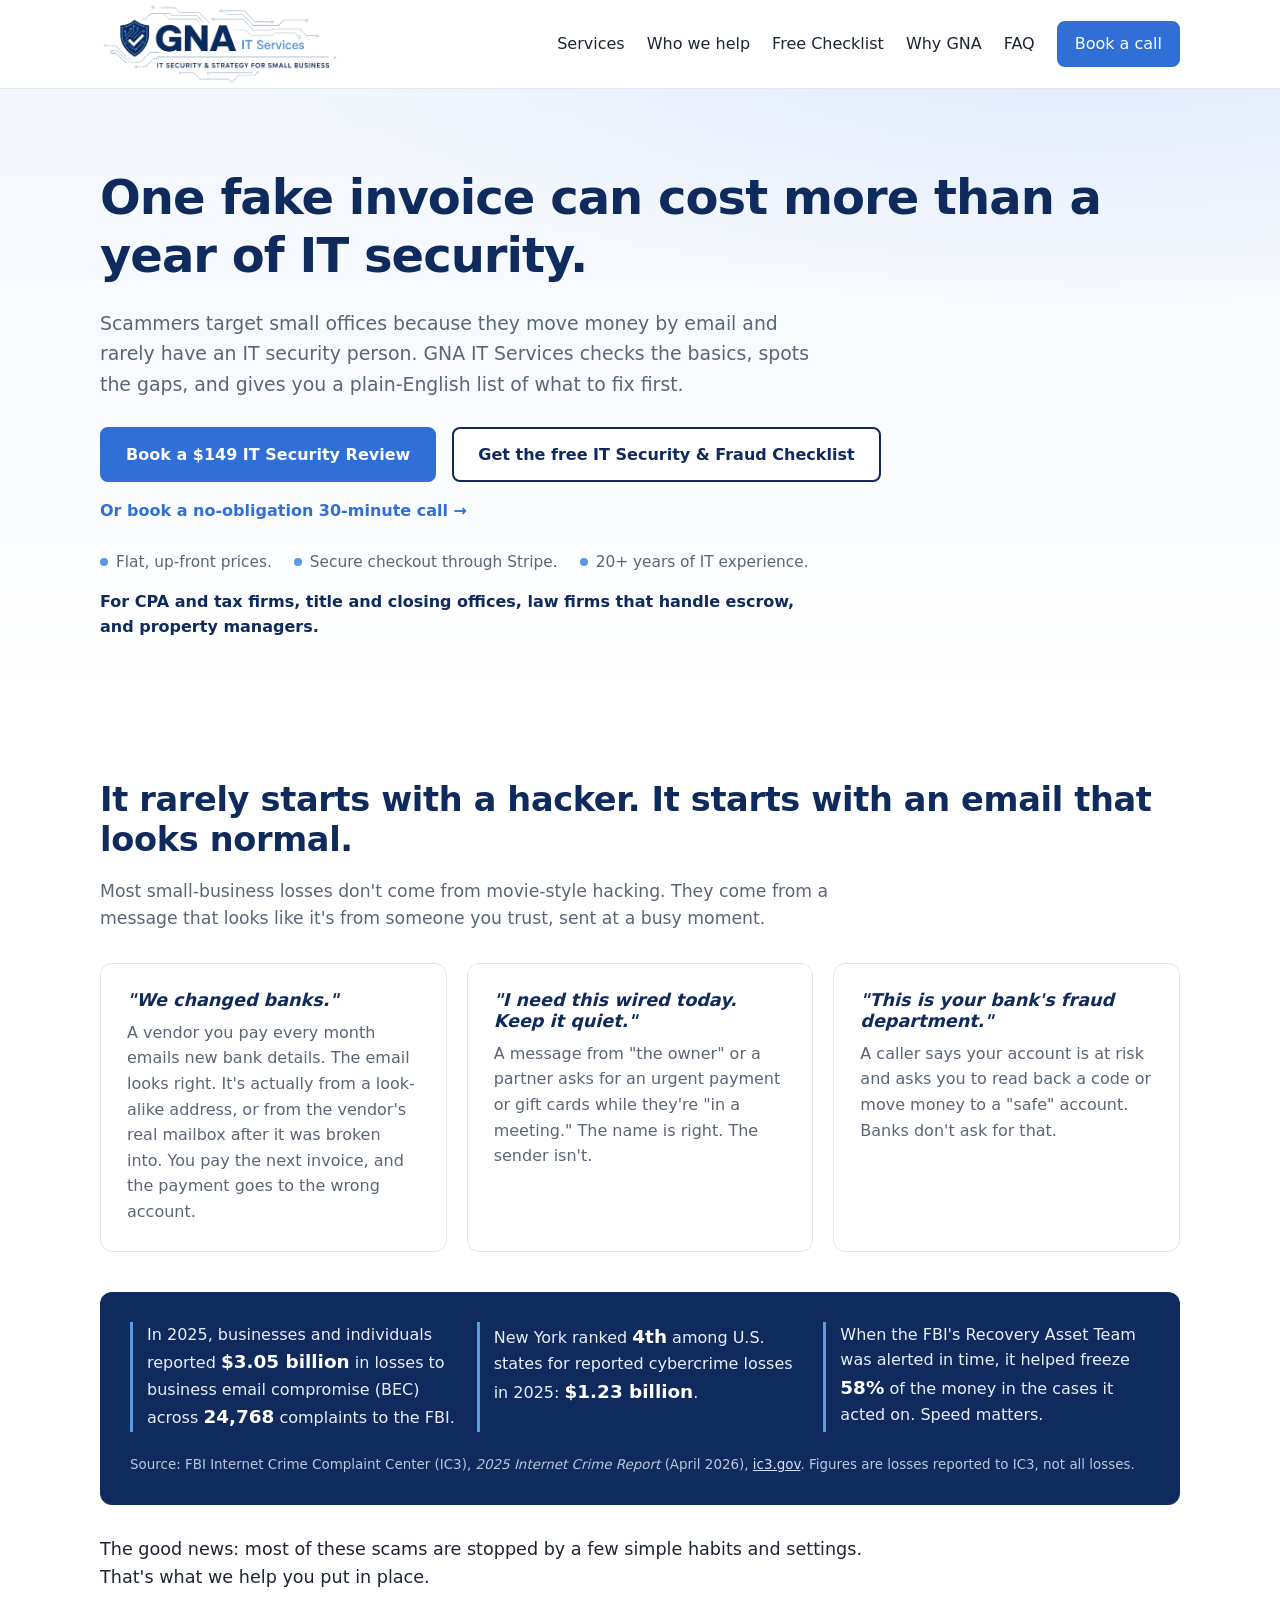
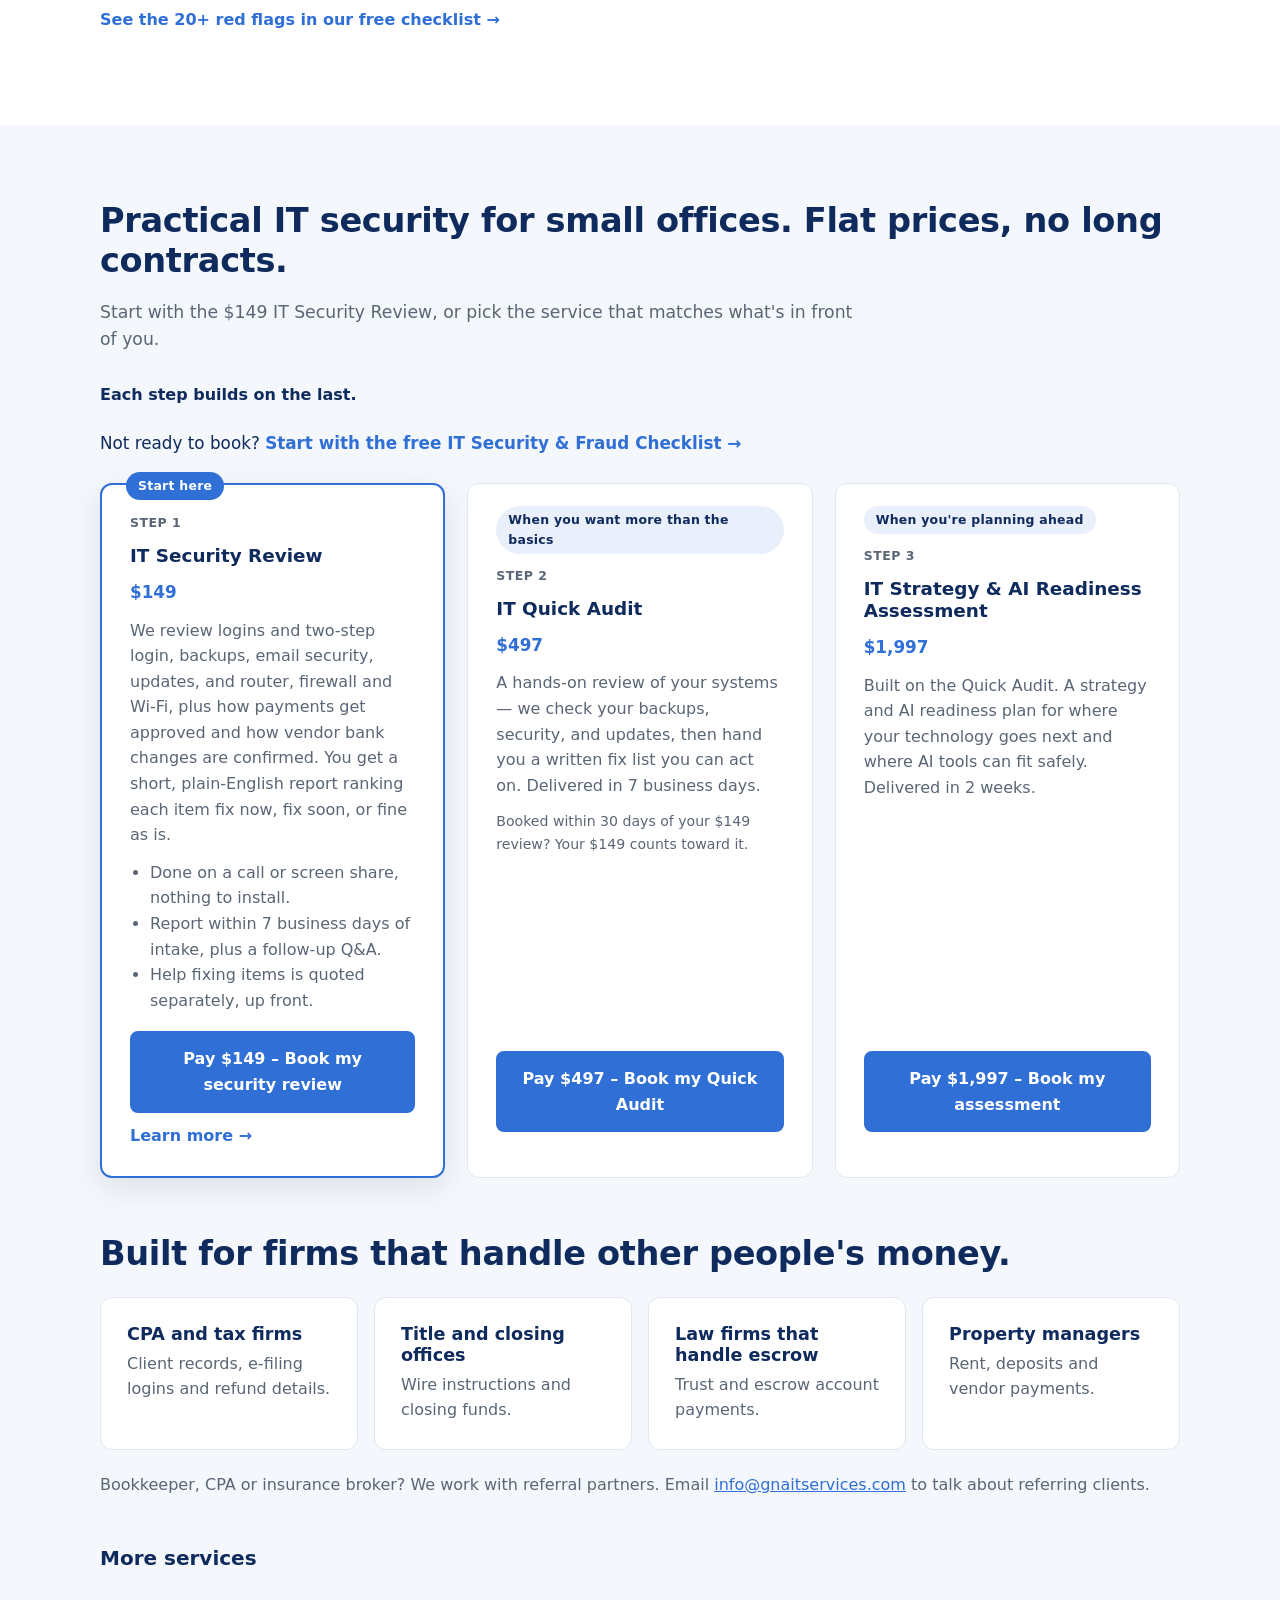
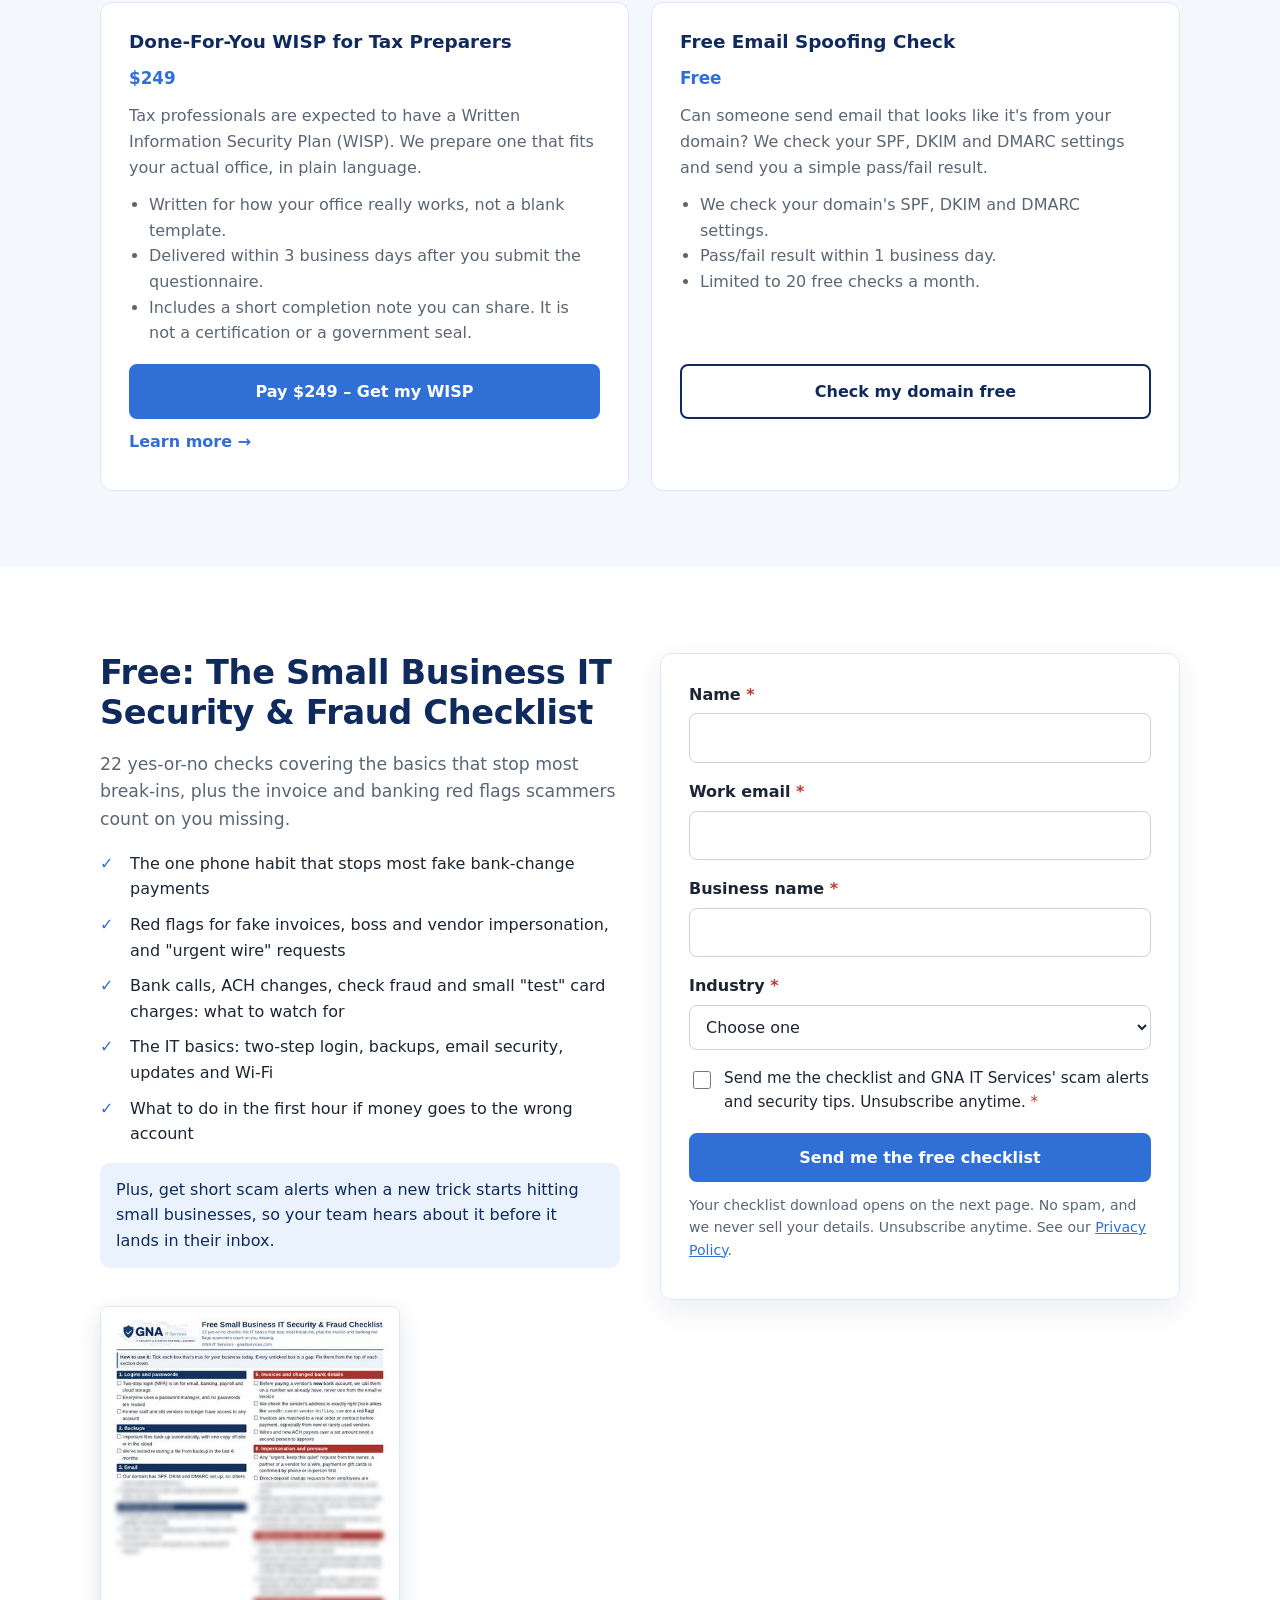
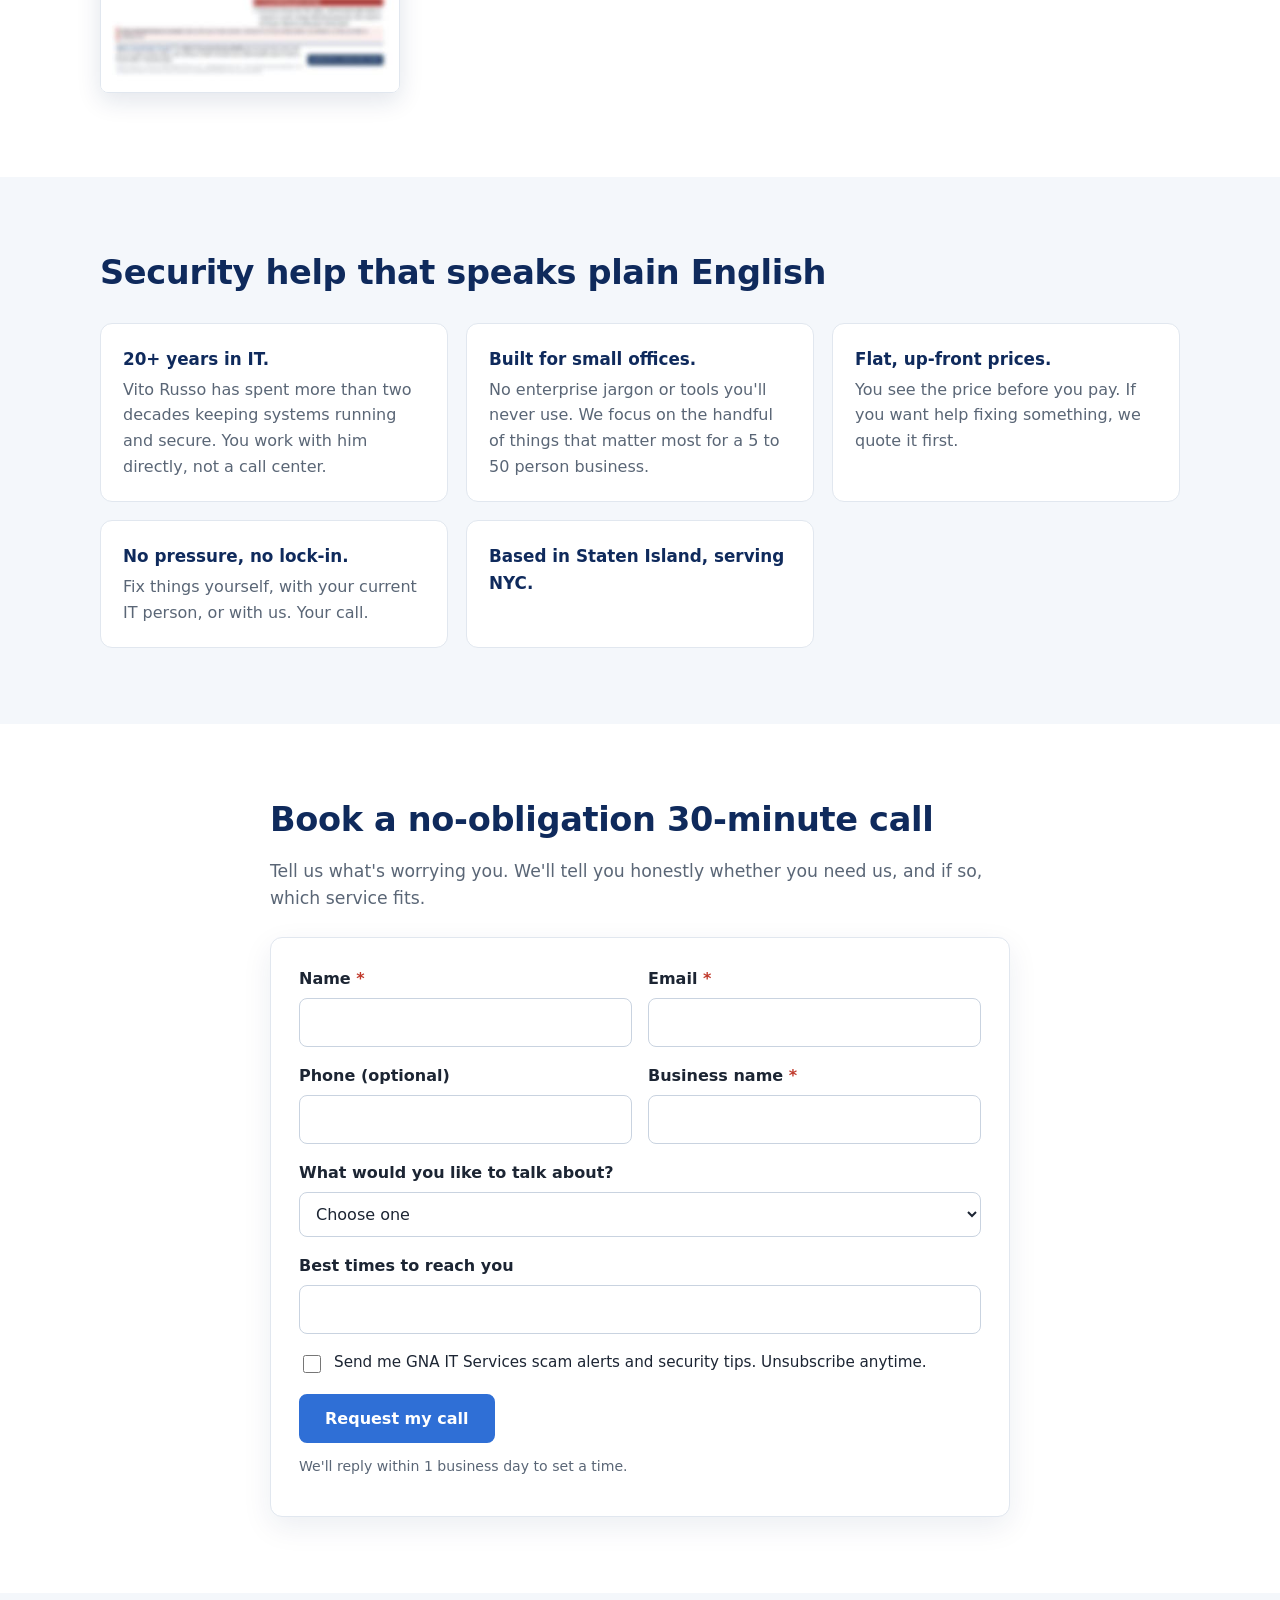
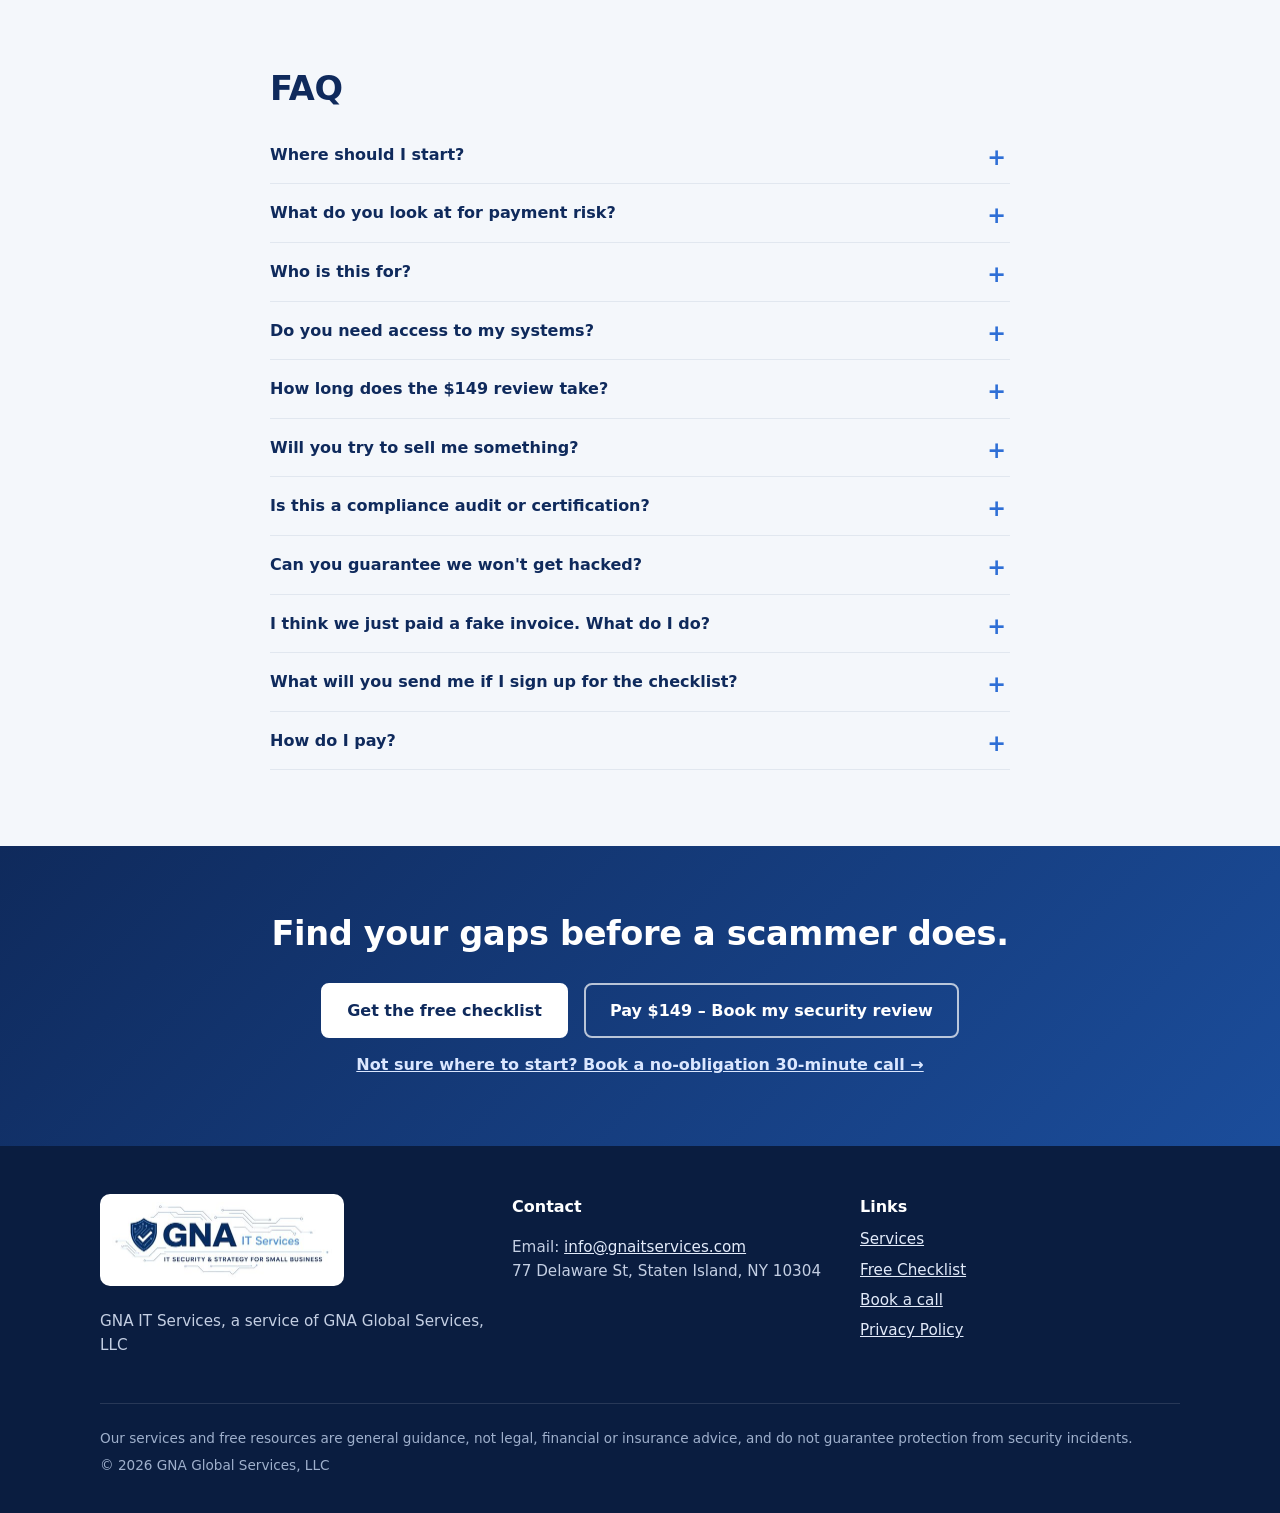
<file: index.html>
<!doctype html>
<html lang="en">
<head>
<meta charset="utf-8">
<meta name="viewport" content="width=device-width, initial-scale=1">
<title>GNA IT Services | IT Security &amp; Strategy for Small Business</title>
<meta name="description" content="Start with a $149 IT Security Review. We check how your firm approves payments and protects its logins, then give you a plain-English list of what to fix first.">
<link rel="canonical" href="https://www.gnaitservices.com/">
<meta name="theme-color" content="#0f2a5c">
<meta property="og:type" content="website">
<meta property="og:site_name" content="GNA IT Services">
<meta property="og:title" content="One fake invoice can cost more than a year of IT security.">
<meta property="og:description" content="Start with a $149 IT Security Review. We check how your firm approves payments and protects its logins, then give you a plain-English list of what to fix first.">
<meta property="og:image" content="https://www.gnaitservices.com/og-image.png">
<meta property="og:image:width" content="1200">
<meta property="og:image:height" content="630">
<meta property="og:image:alt" content="GNA IT Services logo">
<meta name="twitter:card" content="summary_large_image">
<meta property="og:url" content="https://www.gnaitservices.com/">
<link rel="icon" type="image/png" href="[data-uri]">
<link rel="apple-touch-icon" href="[data-uri]">
<link rel="stylesheet" href="/styles.css">
</head>
<body>
<a class="skip" href="#main">Skip to content</a>
<header class="site-header">
  <div class="wrap nav">
    <a class="brand" href="#top" aria-label="GNA IT Services home"><img src="[data-uri]" width="240" height="84" alt="GNA IT Services - IT Security &amp; Strategy for Small Business"></a>
    <a class="btn btn-sm nav-cta-m" href="#book-call">Book a call</a>
    <nav aria-label="Main">
      <a href="#services">Services</a>
      <a href="#who-we-help">Who we help</a>
      <a href="#checklist">Free Checklist</a>
      <a href="#why">Why GNA</a>
      <a href="#faq">FAQ</a>
      <a class="btn btn-sm nav-cta" href="#book-call">Book a call</a>
    </nav>
  </div>
</header>

<main id="main">

<!-- 1. Hero -->
<section class="hero" id="top">
  <div class="wrap">
    <h1>One fake invoice can cost more than a year of IT security.</h1>
    <p class="lead">Scammers target small offices because they move money by email and rarely have an IT security person. GNA IT Services checks the basics, spots the gaps, and gives you a plain-English list of what to fix first.</p>
    <div class="cta-row">
      <a class="btn" href="/security-review">Book a $149 IT Security Review</a>
      <a class="btn btn-outline" href="#checklist">Get the free IT Security &amp; Fraud Checklist</a>
    </div>
    <p><a class="text-link" href="#book-call">Or book a no-obligation 30-minute call &rarr;</a></p>
    <ul class="trust">
      <li>Flat, up-front prices.</li>
      <li>Secure checkout through Stripe.</li>
      <li>20+ years of IT experience.</li>
    </ul>
    <p class="audience">For CPA and tax firms, title and closing offices, law firms that handle escrow, and property managers.</p>
  </div>
</section>

<!-- 2. The risk -->
<section class="section" id="risk">
  <div class="wrap">
    <h2>It rarely starts with a hacker. It starts with an email that looks normal.</h2>
    <p class="intro">Most small-business losses don't come from movie-style hacking. They come from a message that looks like it's from someone you trust, sent at a busy moment.</p>
    <div class="grid3">
      <article class="card scenario"><h3>"We changed banks."</h3><p>A vendor you pay every month emails new bank details. The email looks right. It's actually from a look-alike address, or from the vendor's real mailbox after it was broken into. You pay the next invoice, and the payment goes to the wrong account.</p></article>
      <article class="card scenario"><h3>"I need this wired today. Keep it quiet."</h3><p>A message from "the owner" or a partner asks for an urgent payment or gift cards while they're "in a meeting." The name is right. The sender isn't.</p></article>
      <article class="card scenario"><h3>"This is your bank's fraud department."</h3><p>A caller says your account is at risk and asks you to read back a code or move money to a "safe" account. Banks don't ask for that.</p></article>
    </div>
    <div class="proof">
      <ul>
        <li>In 2025, businesses and individuals reported <strong>$3.05 billion</strong> in losses to business email compromise (BEC) across <strong>24,768</strong> complaints to the FBI.</li>
        <li>New York ranked <strong>4th</strong> among U.S. states for reported cybercrime losses in 2025: <strong>$1.23 billion</strong>.</li>
        <li>When the FBI's Recovery Asset Team was alerted in time, it helped freeze <strong>58%</strong> of the money in the cases it acted on. Speed matters.</li>
      </ul>
      <p class="source">Source: FBI Internet Crime Complaint Center (IC3), <em>2025 Internet Crime Report</em> (April 2026), <a href="https://www.ic3.gov/" rel="noopener">ic3.gov</a>. Figures are losses reported to IC3, not all losses.</p>
    </div>
    <p class="closing">The good news: most of these scams are stopped by a few simple habits and settings. That's what we help you put in place.</p>
    <p><a class="text-link" href="#checklist">See the 20+ red flags in our free checklist &rarr;</a></p>
  </div>
</section>

<!-- 3. Services -->
<section class="section alt" id="services">
  <div class="wrap">
    <h2>Practical IT security for small offices. Flat prices, no long contracts.</h2>
    <p class="intro">Start with the $149 IT Security Review, or pick the service that matches what's in front of you.</p>
    <p class="path-note">Each step builds on the last.</p>
    <p class="path-slim">Not ready to book? <a class="text-link" href="#checklist">Start with the free IT Security &amp; Fraud Checklist &rarr;</a></p>
    <div class="services path">
      <article class="svc featured" id="security-review">
        <span class="badge">Start here</span>
        <p class="step-kicker">Step 1</p>
        <h3>IT Security Review</h3>
        <div class="price">$149</div>
        <p>We review logins and two-step login, backups, email security, updates, and router, firewall and Wi-Fi, plus how payments get approved and how vendor bank changes are confirmed. You get a short, plain-English report ranking each item fix now, fix soon, or fine as is.</p>
        <ul>
          <li>Done on a call or screen share, nothing to install.</li>
          <li>Report within 7 business days of intake, plus a follow-up Q&amp;A.</li>
          <li>Help fixing items is quoted separately, up front.</li>
        </ul>
        <div class="actions">
          <a class="btn" href="https://buy.stripe.com/bJebIU0c811Ydec1NQbo405">Pay $149 – Book my security review</a>
          <a class="text-link" href="/security-review">Learn more &rarr;</a>
        </div>
      </article>
      <article class="svc" id="quick-audit">
        <span class="badge badge-soft">When you want more than the basics</span>
        <p class="step-kicker">Step 2</p>
        <h3>IT Quick Audit</h3>
        <div class="price">$497</div>
        <p>A hands-on review of your systems — we check your backups, security, and updates, then hand you a written fix list you can act on. Delivered in 7 business days.</p>
        <p class="fine">Booked within 30 days of your $149 review? Your $149 counts toward it.</p>
        <div class="actions"><a class="btn" href="https://buy.stripe.com/cNi8wI1gc6mi6PO3VYbo408">Pay $497 – Book my Quick Audit</a></div>
      </article>
      <article class="svc" id="strategy-assessment">
        <span class="badge badge-soft">When you're planning ahead</span>
        <p class="step-kicker">Step 3</p>
        <h3>IT Strategy &amp; AI Readiness Assessment</h3>
        <div class="price">$1,997</div>
        <p>Built on the Quick Audit. A strategy and AI readiness plan for where your technology goes next and where AI tools can fit safely. Delivered in 2 weeks.</p>
        <div class="actions"><a class="btn" href="https://buy.stripe.com/bJeeV6bUQdOK4HG2RUbo409">Pay $1,997 – Book my assessment</a></div>
      </article>
    </div>
    <div class="who" id="who-we-help">
      <h2>Built for firms that handle other people's money.</h2>
      <div class="who-grid">
        <article class="card">
          <h3>CPA and tax firms</h3>
          <p>Client records, e-filing logins and refund details.</p>
        </article>
        <article class="card">
          <h3>Title and closing offices</h3>
          <p>Wire instructions and closing funds.</p>
        </article>
        <article class="card">
          <h3>Law firms that handle escrow</h3>
          <p>Trust and escrow account payments.</p>
        </article>
        <article class="card">
          <h3>Property managers</h3>
          <p>Rent, deposits and vendor payments.</p>
        </article>
      </div>
      <p class="partner">Bookkeeper, CPA or insurance broker? We work with referral partners. Email <a href="mailto:info@gnaitservices.com">info@gnaitservices.com</a> to talk about referring clients.</p>
    </div>
    <h3 class="more-h">More services</h3>
    <div class="services">
      <article class="svc" id="wisp">
        <h3>Done-For-You WISP for Tax Preparers</h3>
        <div class="price">$249</div>
        <p>Tax professionals are expected to have a Written Information Security Plan (WISP). We prepare one that fits your actual office, in plain language.</p>
        <ul>
          <li>Written for how your office really works, not a blank template.</li>
          <li>Delivered within 3 business days after you submit the questionnaire.</li>
          <li>Includes a short completion note you can share. It is not a certification or a government seal.</li>
        </ul>
        <div class="actions">
          <a class="btn" href="https://buy.stripe.com/5kQaEQ7EA2625LKboqbo406">Pay $249 – Get my WISP</a>
          <a class="text-link" href="https://www.getpaidgna.com/wisp-tax-preparers">Learn more &rarr;</a>
        </div>
      </article>
      <article class="svc" id="spoofing-check">
        <h3>Free Email Spoofing Check</h3>
        <div class="price">Free</div>
        <p>Can someone send email that looks like it's from your domain? We check your SPF, DKIM and DMARC settings and send you a simple pass/fail result.</p>
        <ul>
          <li>We check your domain's SPF, DKIM and DMARC settings.</li>
          <li>Pass/fail result within 1 business day.</li>
          <li>Limited to 20 free checks a month.</li>
        </ul>
        <div class="actions"><a class="btn btn-outline" href="https://www.getpaidgna.com/spoofing-check">Check my domain free</a></div>
      </article>
    </div>
  </div>
</section>

<!-- 4. Checklist opt-in -->
<section class="section" id="checklist">
  <div class="wrap">
    <div class="optin">
      <div>
        <h2>Free: The Small Business IT Security &amp; Fraud Checklist</h2>
        <p class="intro">22 yes-or-no checks covering the basics that stop most break-ins, plus the invoice and banking red flags scammers count on you missing.</p>
        <ul class="checks">
          <li>The one phone habit that stops most fake bank-change payments</li>
          <li>Red flags for fake invoices, boss and vendor impersonation, and "urgent wire" requests</li>
          <li>Bank calls, ACH changes, check fraud and small "test" card charges: what to watch for</li>
          <li>The IT basics: two-step login, backups, email security, updates and Wi-Fi</li>
          <li>What to do in the first hour if money goes to the wrong account</li>
        </ul>
        <p class="hook">Plus, get short scam alerts when a new trick starts hitting small businesses, so your team hears about it before it lands in their inbox.</p>
        <img class="thumb" src="[data-uri]" width="440" height="569" loading="lazy" alt="Preview of the Free Small Business IT Security &amp; Fraud Checklist">
      </div>
      <div class="formcard">
        <form id="optin" action="https://formspree.io/f/xwllrgay" method="POST" novalidate>
          <input type="hidden" name="_subject" value="New checklist sign-up – gnaitservices.com">
          <div class="hp" aria-hidden="true"><label for="gotcha1">Leave this empty</label><input type="text" id="gotcha1" name="_gotcha" tabindex="-1" autocomplete="off"></div>
          <div class="field"><label for="c-name">Name <span class="req">*</span></label><input type="text" id="c-name" name="name" autocomplete="name" required></div>
          <div class="field"><label for="c-email">Work email <span class="req">*</span></label><input type="email" id="c-email" name="email" autocomplete="email" required></div>
          <div class="field"><label for="c-biz">Business name <span class="req">*</span></label><input type="text" id="c-biz" name="business" autocomplete="organization" required></div>
          <div class="field"><label for="c-ind">Industry <span class="req">*</span></label>
            <select id="c-ind" name="industry" required>
              <option value="">Choose one</option>
              <option>Professional services (law, accounting, consulting)</option>
              <option>Medical / dental office</option>
              <option>Property management / real estate</option>
              <option>Tax preparation</option>
              <option>Other</option>
            </select></div>
          <label class="consent"><input type="checkbox" id="c-consent" name="consent" value="Yes: Send me the checklist and GNA IT Services' scam alerts and security tips. Unsubscribe anytime." required><span>Send me the checklist and GNA IT Services' scam alerts and security tips. Unsubscribe anytime. <span class="req">*</span></span></label>
          <button class="btn" type="submit" style="width:100%">Send me the free checklist</button>
          <p class="small">Your checklist download opens on the next page. No spam, and we never sell your details. Unsubscribe anytime. See our <a href="/privacy">Privacy Policy</a>.</p>
          <p class="err" id="optin-err" role="alert"></p>
        </form>
        <div class="done" id="optin-done" role="status" tabindex="-1"></div>
      </div>
    </div>
  </div>
</section>

<!-- 5. Why GNA -->
<section class="section alt" id="why">
  <div class="wrap">
    <h2>Security help that speaks plain English</h2>
    <ul class="why">
      <li><strong>20+ years in IT.</strong> Vito Russo has spent more than two decades keeping systems running and secure. You work with him directly, not a call center.</li>
      <li><strong>Built for small offices.</strong> No enterprise jargon or tools you'll never use. We focus on the handful of things that matter most for a 5 to 50 person business.</li>
      <li><strong>Flat, up-front prices.</strong> You see the price before you pay. If you want help fixing something, we quote it first.</li>
      <li><strong>No pressure, no lock-in.</strong> Fix things yourself, with your current IT person, or with us. Your call.</li>
      <li><strong>Based in Staten Island, serving NYC.</strong></li>
    </ul>
  </div>
</section>

<!-- 6. Book a call -->
<section class="section" id="book-call">
  <div class="wrap narrow">
    <h2>Book a no-obligation 30-minute call</h2>
    <p class="intro">Tell us what's worrying you. We'll tell you honestly whether you need us, and if so, which service fits.</p>
    <div class="formcard" style="margin-top:24px">
      <form id="callform" action="https://formspree.io/f/xnppgelk" method="POST" novalidate>
        <input type="hidden" name="_subject" value="New call request – gnaitservices.com">
        <input type="hidden" name="source" value="gnaitservices.com">
        <div class="hp" aria-hidden="true"><label for="gotcha2">Leave this empty</label><input type="text" id="gotcha2" name="_gotcha" tabindex="-1" autocomplete="off"></div>
        <div class="two">
          <div class="field"><label for="b-name">Name <span class="req">*</span></label><input type="text" id="b-name" name="name" autocomplete="name" required></div>
          <div class="field"><label for="b-email">Email <span class="req">*</span></label><input type="email" id="b-email" name="email" autocomplete="email" required></div>
          <div class="field"><label for="b-phone">Phone (optional)</label><input type="tel" id="b-phone" name="phone" autocomplete="tel"></div>
          <div class="field"><label for="b-biz">Business name <span class="req">*</span></label><input type="text" id="b-biz" name="business_name" autocomplete="organization" required></div>
        </div>
        <div class="field"><label for="b-topic">What would you like to talk about?</label>
          <select id="b-topic" name="topic">
            <option value="">Choose one</option>
            <option>IT Security Review</option>
            <option>WISP</option>
            <option>Other</option>
          </select></div>
        <div class="field"><label for="b-times">Best times to reach you</label><input type="text" id="b-times" name="best_times"></div>
        <label class="consent"><input type="checkbox" name="consent" value="Yes: Send me GNA IT Services scam alerts and security tips. Unsubscribe anytime."><span>Send me GNA IT Services scam alerts and security tips. Unsubscribe anytime.</span></label>
        <button class="btn" type="submit">Request my call</button>
        <p class="small">We'll reply within 1 business day to set a time.</p>
        <p class="err" id="call-err" role="alert"></p>
      </form>
      <div class="done" id="call-done" role="status" tabindex="-1"><strong>Thanks! Your call request is in.</strong> We'll reply within 1 business day to set a time.</div>
    </div>
  </div>
</section>

<!-- 7. FAQ -->
<section class="section alt" id="faq">
  <div class="wrap narrow faq">
    <h2>FAQ</h2>
    <details><summary>Where should I start?</summary><p>With the $149 IT Security Review. If you want to go deeper, the Quick Audit and the Assessment build on it.</p></details>
    <details><summary>What do you look at for payment risk?</summary><p>How invoices and payments get approved, how vendor bank-detail changes are confirmed, and how the email accounts that handle payments are protected.</p></details>
    <details><summary>Who is this for?</summary><p>Small businesses and offices, about 5 to 50 people, that don't have a full-time IT security person.</p></details>
    <details><summary>Do you need access to my systems?</summary><p>No installs. For the reviews, we walk through your setup together on a call or screen share.</p></details>
    <details><summary>How long does the $149 review take?</summary><p>7 business days from intake to report, and a follow-up Q&amp;A is included.</p></details>
    <details><summary>Will you try to sell me something?</summary><p>Your report is yours to use however you like. If you want help fixing items, we quote it separately, up front.</p></details>
    <details><summary>Is this a compliance audit or certification?</summary><p>No. Our reviews are practical checks of the basics, not formal audits, legal advice or certifications.</p></details>
    <details><summary>Can you guarantee we won't get hacked?</summary><p>No one honestly can. What we can do is help you close the most common gaps scammers use.</p></details>
    <details><summary>I think we just paid a fake invoice. What do I do?</summary><p>Call your bank right away and ask them to recall the payment, then report it at <a href="https://www.ic3.gov/" rel="noopener">ic3.gov</a>. The faster you act, the better the chance of getting money back.</p></details>
    <details><summary>What will you send me if I sign up for the checklist?</summary><p>The checklist, then occasional scam alerts and security tips. Unsubscribe anytime with one click.</p></details>
    <details><summary>How do I pay?</summary><p>By card through Stripe's secure checkout. You see the price before you pay.</p></details>
  </div>
</section>

<!-- 8. Final CTA band -->
<section class="band">
  <div class="wrap">
    <h2>Find your gaps before a scammer does.</h2>
    <div class="cta-row">
      <a class="btn btn-light" href="#checklist">Get the free checklist</a>
      <a class="btn btn-ghost" href="https://buy.stripe.com/bJebIU0c811Ydec1NQbo405">Pay $149 – Book my security review</a>
    </div>
    <p><a class="small-link" href="#book-call">Not sure where to start? Book a no-obligation 30-minute call &rarr;</a></p>
  </div>
</section>

</main>

<footer class="site-footer">
  <div class="wrap">
    <div class="foot">
      <div>
        <span class="foot-logo"><img src="[data-uri]" width="220" height="77" alt="GNA IT Services" loading="lazy"></span>
        <p>GNA IT Services, a service of GNA Global Services, LLC</p>
      </div>
      <div>
        <h4>Contact</h4>
        <p>Email: <a href="mailto:info@gnaitservices.com">info@gnaitservices.com</a><br>77 Delaware St, Staten Island, NY 10304</p>
      </div>
      <div>
        <h4>Links</h4>
        <ul>
          <li><a href="#services">Services</a></li>
          <li><a href="#checklist">Free Checklist</a></li>
          <li><a href="#book-call">Book a call</a></li>
          <li><a href="/privacy">Privacy Policy</a></li>
        </ul>
      </div>
    </div>
    <div class="legal">
      <p>Our services and free resources are general guidance, not legal, financial or insurance advice, and do not guarantee protection from security incidents.</p>
      <p>&copy; 2026 GNA Global Services, LLC</p>
    </div>
  </div>
</footer>


<script>
(function(){
  function wire(formId, errId, doneId, onDone){
    var f=document.getElementById(formId); if(!f) return;
    f.addEventListener('submit', async function(e){
      e.preventDefault();
      var err=document.getElementById(errId); err.textContent='';
      if(!f.reportValidity()) return;
      var b=f.querySelector('button[type=submit]'); b.disabled=true;
      try{
        var r=await fetch(f.action,{method:'POST',body:new FormData(f),headers:{Accept:'application/json'}});
        var j={}; try{ j=await r.json(); }catch(_){}
        if(!r.ok || j.ok===false) throw 0;
        var d=document.getElementById(doneId); if(onDone) onDone(d,f);
        f.style.display='none'; d.style.display='block'; d.focus();
      }catch(_){
        err.textContent='Something went wrong sending your request. Please try again, or email info@gnaitservices.com.';
        b.disabled=false;
      }
    });
  }
  wire('optin','optin-err','optin-done',function(d,f){
    d.textContent='Thanks! Taking you to your checklist download\u2026';
    window.location.href='/thanks';
  });
  wire('callform','call-err','call-done');
})();
</script>
</body>
</html>
</file>
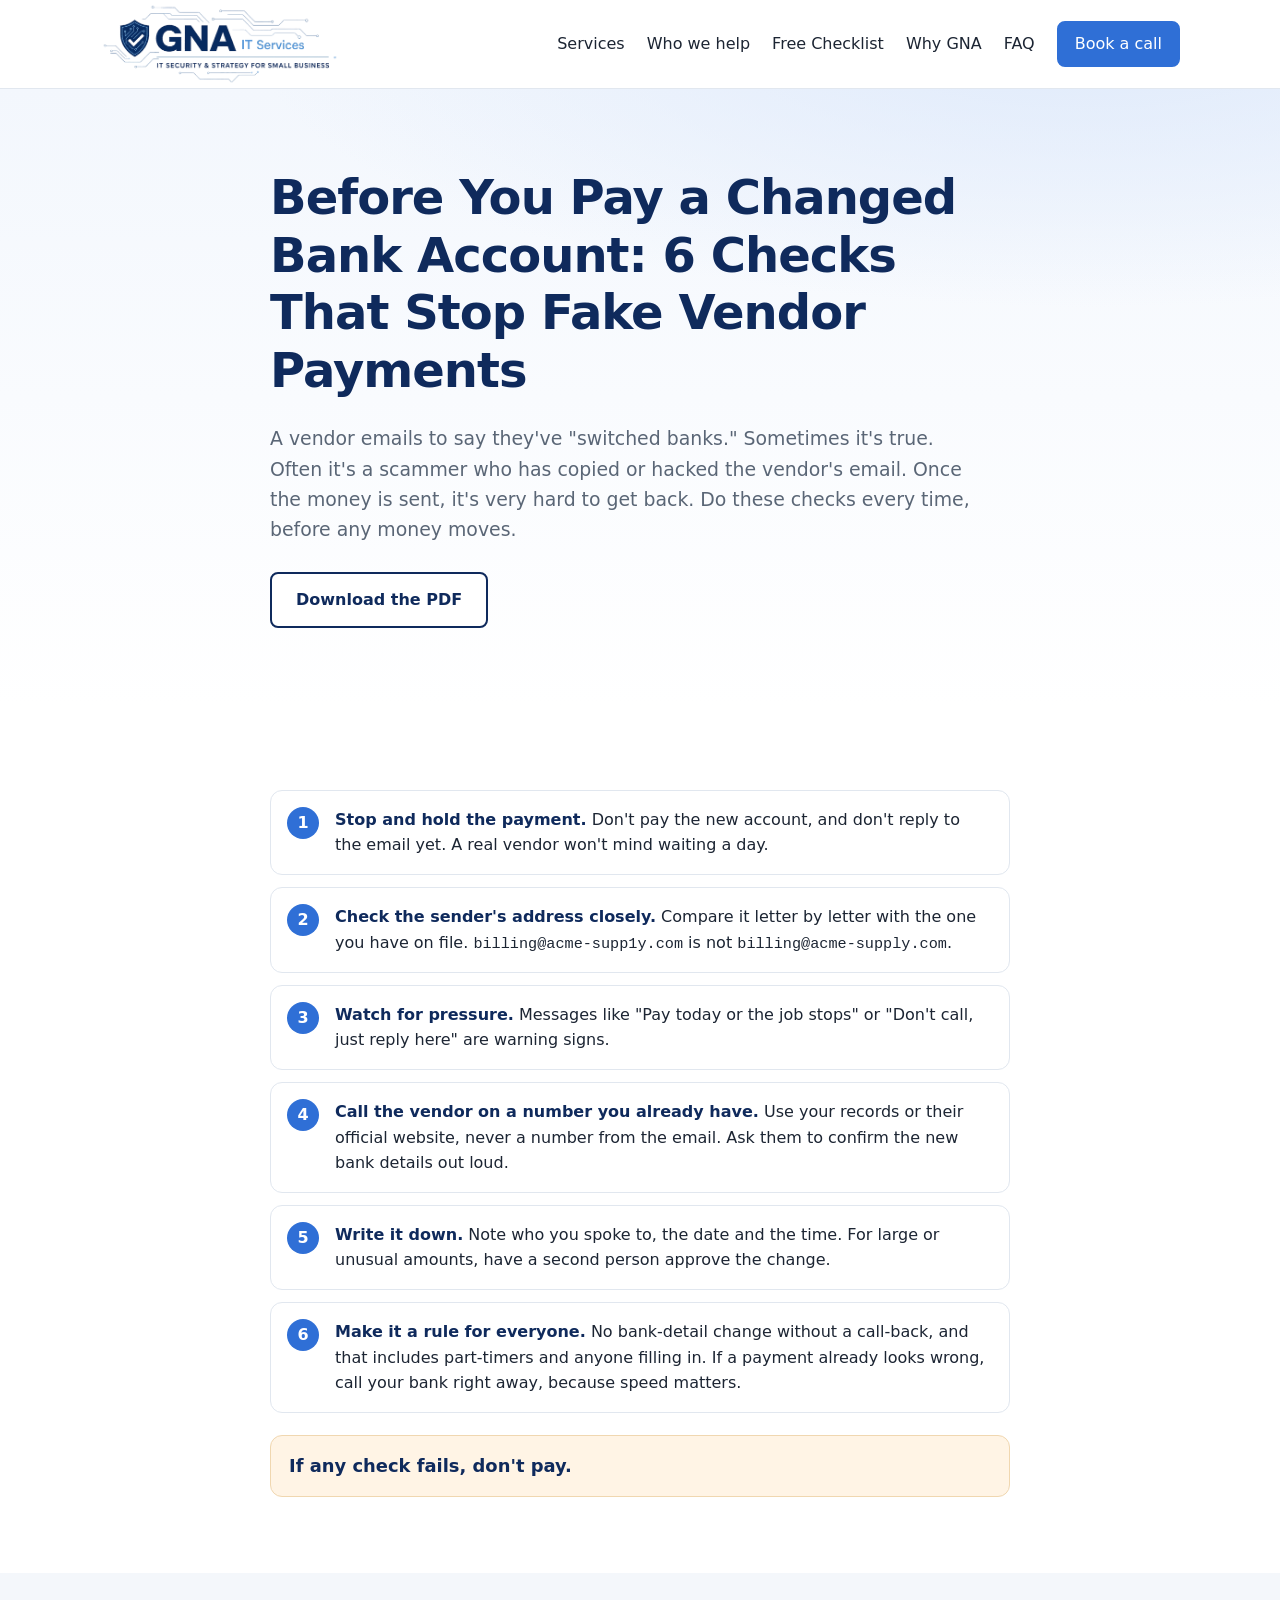
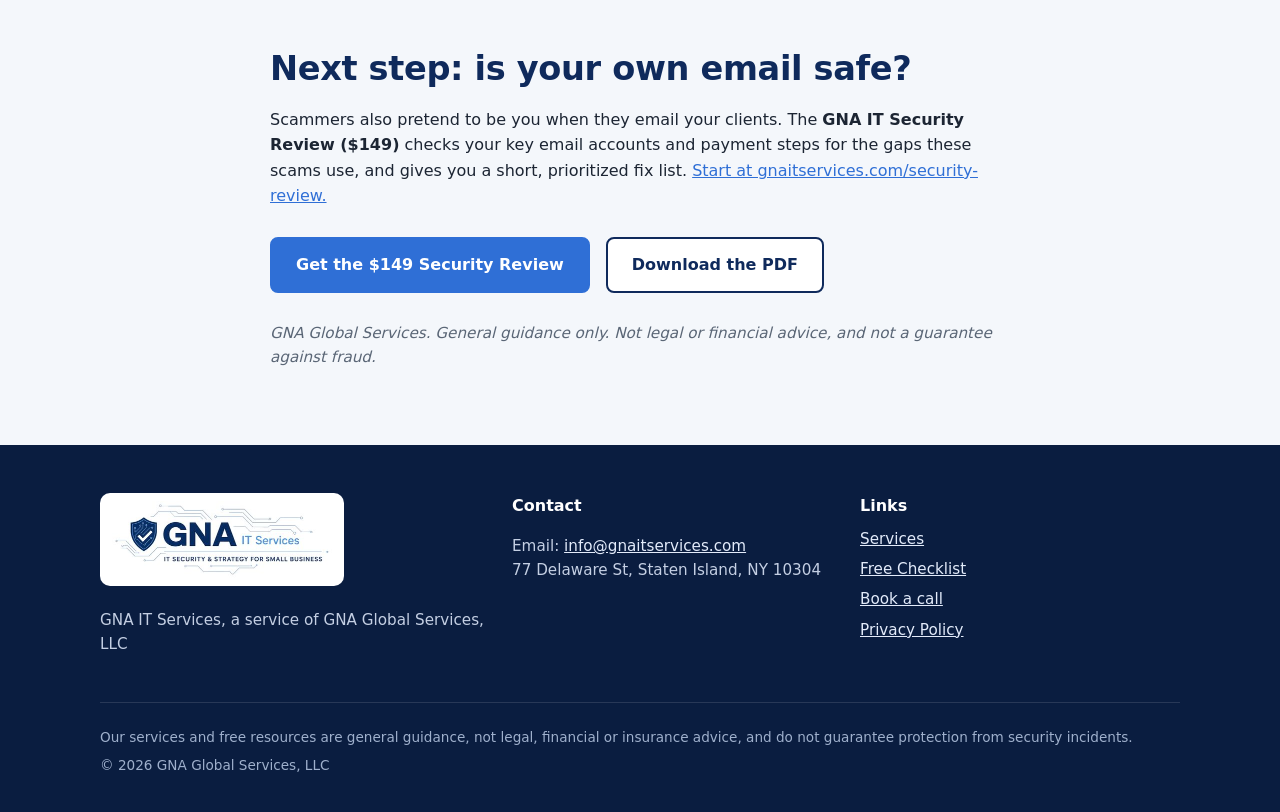
<file: bank-change-checklist.html>
<!doctype html>
<html lang="en">
<head>
<meta charset="utf-8">
<meta name="viewport" content="width=device-width, initial-scale=1">
<title>Before You Pay a Changed Bank Account: 6 Checks That Stop Fake Vendor Payments | GNA IT Services</title>
<meta name="description" content="Before You Pay a Changed Bank Account: 6 Checks That Stop Fake Vendor Payments.">
<link rel="canonical" href="https://www.gnaitservices.com/bank-change-checklist">
<meta name="theme-color" content="#0f2a5c">
<meta property="og:type" content="website">
<meta property="og:site_name" content="GNA IT Services">
<meta property="og:title" content="Before You Pay a Changed Bank Account: 6 Checks That Stop Fake Vendor Payments | GNA IT Services">
<meta property="og:description" content="Before You Pay a Changed Bank Account: 6 Checks That Stop Fake Vendor Payments.">
<meta property="og:url" content="https://www.gnaitservices.com/bank-change-checklist">
<meta property="og:image" content="https://www.gnaitservices.com/og-image.png">
<meta property="og:image:width" content="1200">
<meta property="og:image:height" content="630">
<meta property="og:image:alt" content="GNA IT Services logo">
<meta name="twitter:card" content="summary_large_image">
<link rel="icon" type="image/png" href="[data-uri]">
<link rel="apple-touch-icon" href="[data-uri]">
<link rel="stylesheet" href="/styles.css">
</head>
<body>
<a class="skip" href="#main">Skip to content</a>
<header class="site-header">
  <div class="wrap nav">
    <a class="brand" href="/" aria-label="GNA IT Services home"><img src="[data-uri]" width="240" height="84" alt="GNA IT Services - IT Security &amp; Strategy for Small Business"></a>
    <a class="btn btn-sm nav-cta-m" href="/#book-call">Book a call</a>
    <nav aria-label="Main">
      <a href="/#services">Services</a>
      <a href="/#who-we-help">Who we help</a>
      <a href="/#checklist">Free Checklist</a>
      <a href="/#why">Why GNA</a>
      <a href="/#faq">FAQ</a>
      <a class="btn btn-sm nav-cta" href="/#book-call">Book a call</a>
    </nav>
  </div>
</header>
<main id="main">
<section class="hero">
  <div class="wrap narrow">
    <h1>Before You Pay a Changed Bank Account: 6 Checks That Stop Fake Vendor Payments</h1>
    <p class="lead">A vendor emails to say they've "switched banks." Sometimes it's true. Often it's a scammer who has copied or hacked the vendor's email. Once the money is sent, it's very hard to get back. Do these checks every time, before any money moves.</p>
    <div class="cta-row">
      <a class="btn btn-outline" href="/bank-change-checklist.pdf">Download the PDF</a>
    </div>
  </div>
</section>
<section class="section">
  <div class="wrap narrow">
    <ol class="bcc-checks">
      <li><strong>Stop and hold the payment.</strong> Don't pay the new account, and don't reply to the email yet. A real vendor won't mind waiting a day.</li>
      <li><strong>Check the sender's address closely.</strong> Compare it letter by letter with the one you have on file. <span class="bcc-mail">billing@acme-supp1y.com</span> is not <span class="bcc-mail">billing@acme-supply.com</span>.</li>
      <li><strong>Watch for pressure.</strong> Messages like "Pay today or the job stops" or "Don't call, just reply here" are warning signs.</li>
      <li><strong>Call the vendor on a number you already have.</strong> Use your records or their official website, never a number from the email. Ask them to confirm the new bank details out loud.</li>
      <li><strong>Write it down.</strong> Note who you spoke to, the date and the time. For large or unusual amounts, have a second person approve the change.</li>
      <li><strong>Make it a rule for everyone.</strong> No bank-detail change without a call-back, and that includes part-timers and anyone filling in. If a payment already looks wrong, call your bank right away, because speed matters.</li>
    </ol>
    <p class="bcc-stop">If any check fails, don't pay.</p>
  </div>
</section>
<section class="section alt">
  <div class="wrap narrow">
    <h2>Next step: is your own email safe?</h2>
    <p>Scammers also pretend to be you when they email your clients. The <strong>GNA IT Security Review ($149)</strong> checks your key email accounts and payment steps for the gaps these scams use, and gives you a short, prioritized fix list. <a href="/security-review">Start at gnaitservices.com/security-review.</a></p>
    <div class="cta-row">
      <a class="btn" href="/security-review">Get the $149 Security Review</a>
      <a class="btn btn-outline" href="/bank-change-checklist.pdf">Download the PDF</a>
    </div>
    <p class="bcc-note"><em>GNA Global Services. General guidance only. Not legal or financial advice, and not a guarantee against fraud.</em></p>
  </div>
</section>
</main>
<footer class="site-footer">
  <div class="wrap">
    <div class="foot">
      <div>
        <span class="foot-logo"><img src="[data-uri]" width="220" height="77" alt="GNA IT Services" loading="lazy"></span>
        <p>GNA IT Services, a service of GNA Global Services, LLC</p>
      </div>
      <div>
        <h4>Contact</h4>
        <p>Email: <a href="mailto:info@gnaitservices.com">info@gnaitservices.com</a><br>77 Delaware St, Staten Island, NY 10304</p>
      </div>
      <div>
        <h4>Links</h4>
        <ul>
          <li><a href="/#services">Services</a></li>
          <li><a href="/#checklist">Free Checklist</a></li>
          <li><a href="/#book-call">Book a call</a></li>
          <li><a href="/privacy">Privacy Policy</a></li>
        </ul>
      </div>
    </div>
    <div class="legal">
      <p>Our services and free resources are general guidance, not legal, financial or insurance advice, and do not guarantee protection from security incidents.</p>
      <p>&copy; 2026 GNA Global Services, LLC</p>
    </div>
  </div>
</footer>
</body>
</html>
</file>
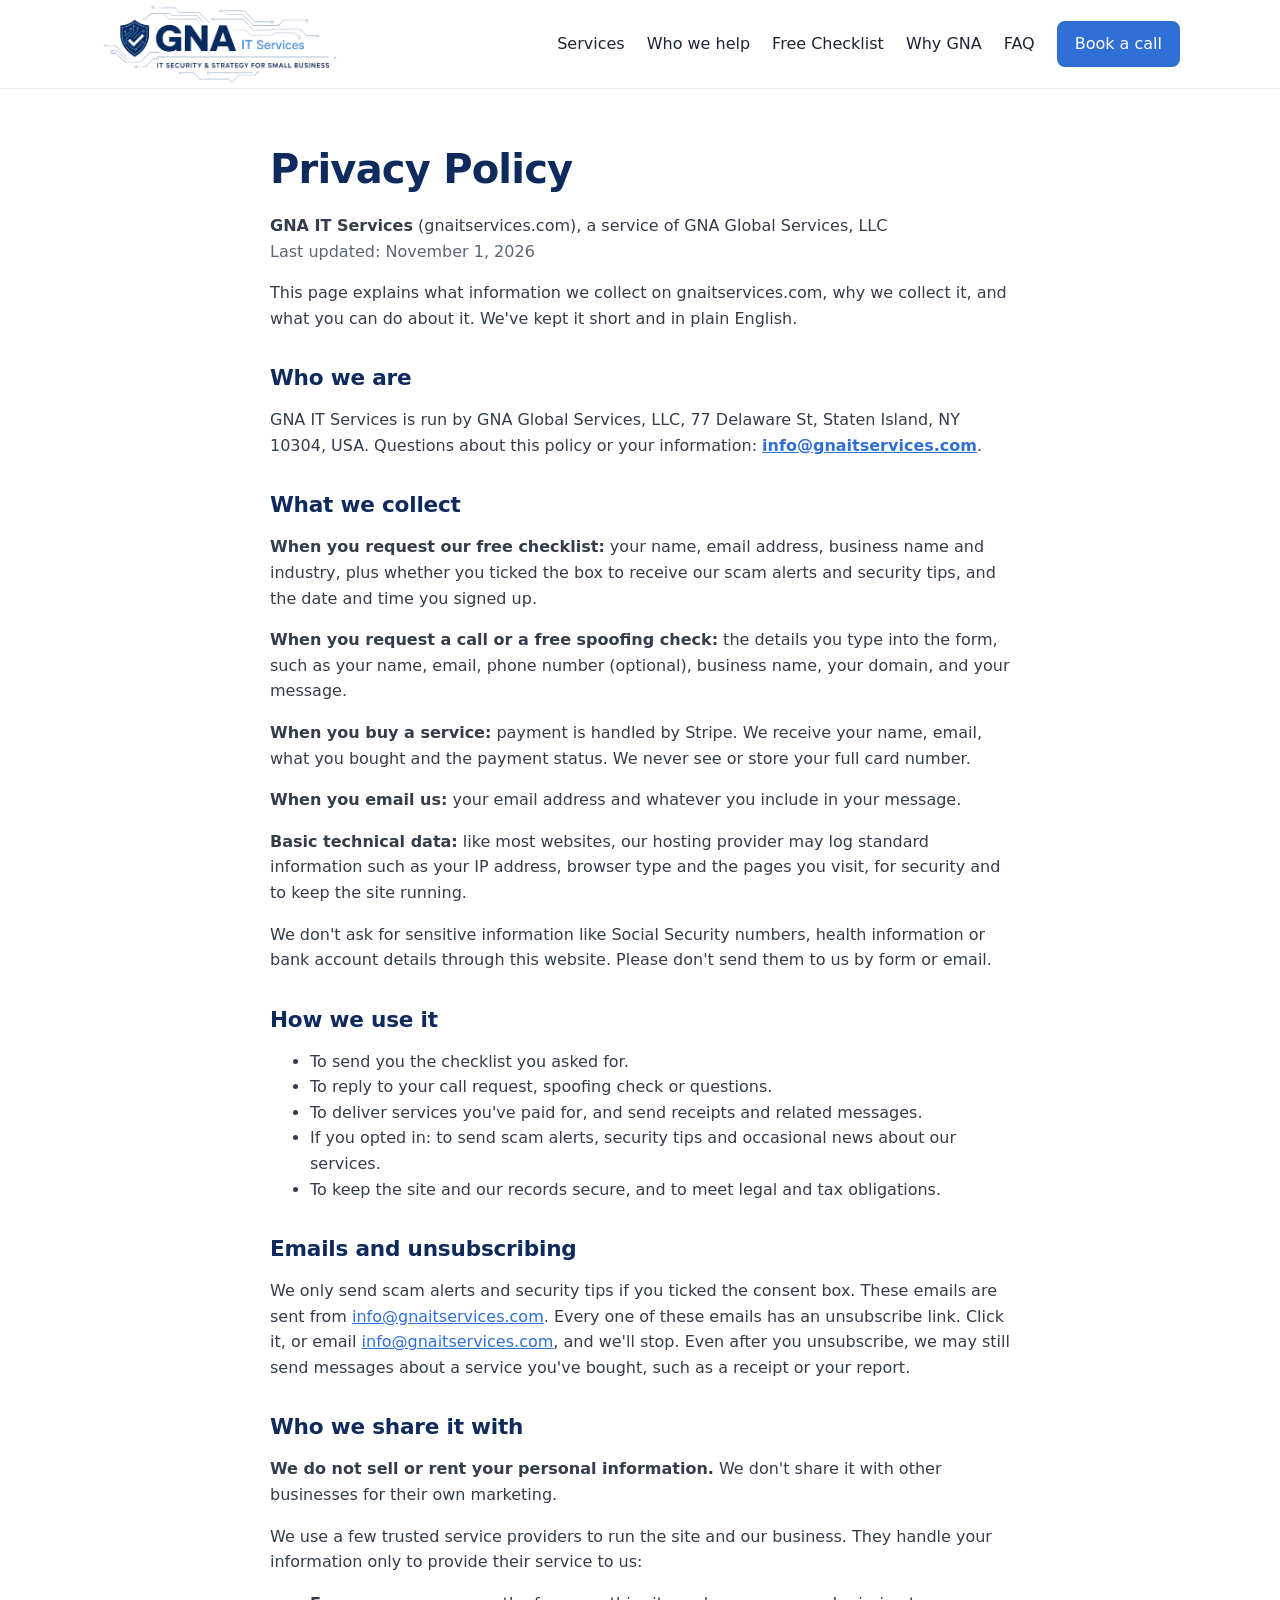
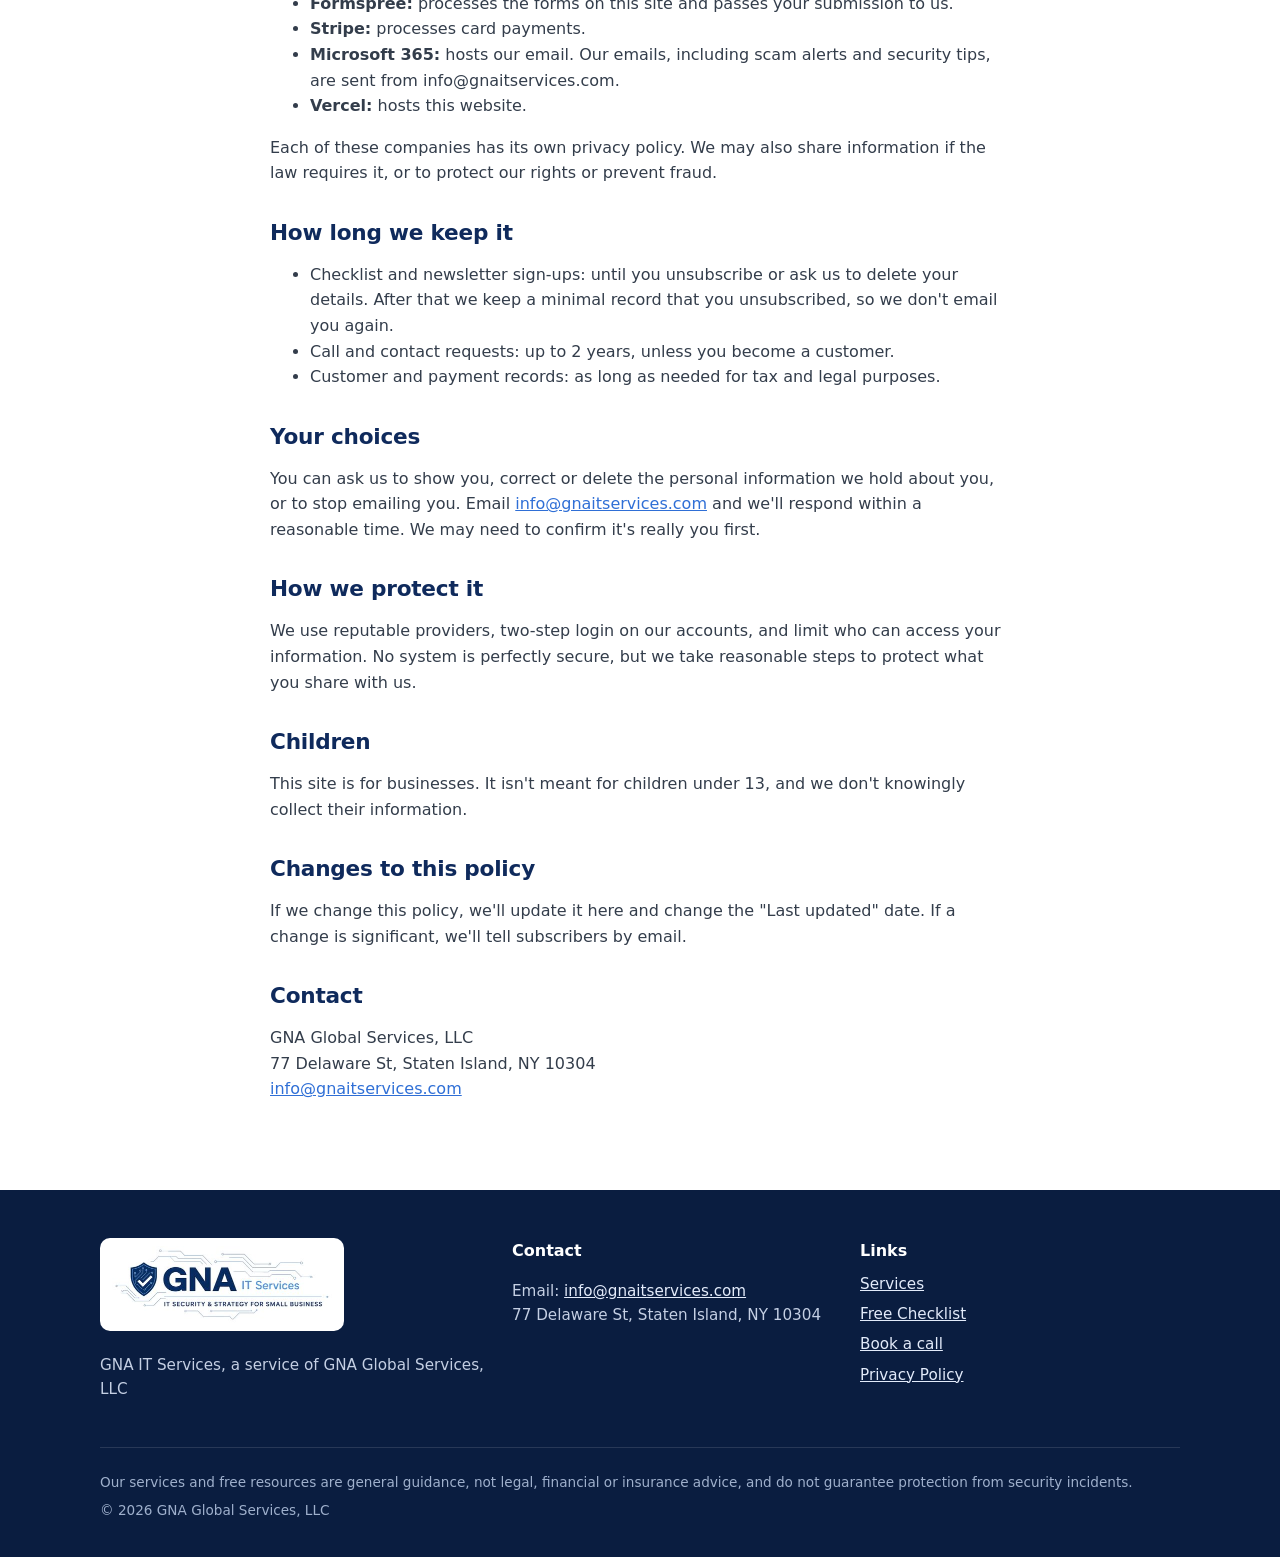
<file: privacy.html>
<!doctype html>
<html lang="en">
<head>
<meta charset="utf-8">
<meta name="viewport" content="width=device-width, initial-scale=1">
<title>Privacy Policy | GNA IT Services</title>
<meta name="description" content="What information GNA IT Services collects on gnaitservices.com, why we collect it, and what you can do about it.">
<link rel="canonical" href="https://www.gnaitservices.com/privacy">
<meta name="theme-color" content="#0f2a5c">
<link rel="icon" type="image/png" href="[data-uri]">
<link rel="apple-touch-icon" href="[data-uri]">
<link rel="stylesheet" href="/styles.css">
</head>
<body>
<a class="skip" href="#main">Skip to content</a>
<header class="site-header">
  <div class="wrap nav">
    <a class="brand" href="/" aria-label="GNA IT Services home"><img src="[data-uri]" width="240" height="84" alt="GNA IT Services - IT Security &amp; Strategy for Small Business"></a>
    <a class="btn btn-sm nav-cta-m" href="/#book-call">Book a call</a>
    <nav aria-label="Main">
      <a href="/#services">Services</a>
      <a href="/#who-we-help">Who we help</a>
      <a href="/#checklist">Free Checklist</a>
      <a href="/#why">Why GNA</a>
      <a href="/#faq">FAQ</a>
      <a class="btn btn-sm nav-cta" href="/#book-call">Book a call</a>
    </nav>
  </div>
</header>
<main id="main" class="doc">
<div class="wrap narrow">
<h1>Privacy Policy</h1>
<p><strong>GNA IT Services</strong> (gnaitservices.com), a service of GNA Global Services, LLC<br>
<span class="meta">Last updated: November 1, 2026</span></p>
<p>This page explains what information we collect on gnaitservices.com, why we collect it, and what you can do about it. We've kept it short and in plain English.</p>

<h2>Who we are</h2>
<p>GNA IT Services is run by GNA Global Services, LLC, 77 Delaware St, Staten Island, NY 10304, USA. Questions about this policy or your information: <strong><a href="mailto:info@gnaitservices.com">info@gnaitservices.com</a></strong>.</p>

<h2>What we collect</h2>
<p><strong>When you request our free checklist:</strong> your name, email address, business name and industry, plus whether you ticked the box to receive our scam alerts and security tips, and the date and time you signed up.</p>
<p><strong>When you request a call or a free spoofing check:</strong> the details you type into the form, such as your name, email, phone number (optional), business name, your domain, and your message.</p>
<p><strong>When you buy a service:</strong> payment is handled by Stripe. We receive your name, email, what you bought and the payment status. We never see or store your full card number.</p>
<p><strong>When you email us:</strong> your email address and whatever you include in your message.</p>
<p><strong>Basic technical data:</strong> like most websites, our hosting provider may log standard information such as your IP address, browser type and the pages you visit, for security and to keep the site running.</p>
<p>We don't ask for sensitive information like Social Security numbers, health information or bank account details through this website. Please don't send them to us by form or email.</p>

<h2>How we use it</h2>
<ul>
<li>To send you the checklist you asked for.</li>
<li>To reply to your call request, spoofing check or questions.</li>
<li>To deliver services you've paid for, and send receipts and related messages.</li>
<li>If you opted in: to send scam alerts, security tips and occasional news about our services.</li>
<li>To keep the site and our records secure, and to meet legal and tax obligations.</li>
</ul>

<h2>Emails and unsubscribing</h2>
<p>We only send scam alerts and security tips if you ticked the consent box. These emails are sent from <a href="mailto:info@gnaitservices.com">info@gnaitservices.com</a>. Every one of these emails has an unsubscribe link. Click it, or email <a href="mailto:info@gnaitservices.com">info@gnaitservices.com</a>, and we'll stop. Even after you unsubscribe, we may still send messages about a service you've bought, such as a receipt or your report.</p>

<h2>Who we share it with</h2>
<p><strong>We do not sell or rent your personal information.</strong> We don't share it with other businesses for their own marketing.</p>
<p>We use a few trusted service providers to run the site and our business. They handle your information only to provide their service to us:</p>
<ul>
<li><strong>Formspree:</strong> processes the forms on this site and passes your submission to us.</li>
<li><strong>Stripe:</strong> processes card payments.</li>
<li><strong>Microsoft 365:</strong> hosts our email. Our emails, including scam alerts and security tips, are sent from info@gnaitservices.com.</li>
<li><strong>Vercel:</strong> hosts this website.</li>
</ul>
<p>Each of these companies has its own privacy policy. We may also share information if the law requires it, or to protect our rights or prevent fraud.</p>

<h2>How long we keep it</h2>
<ul>
<li>Checklist and newsletter sign-ups: until you unsubscribe or ask us to delete your details. After that we keep a minimal record that you unsubscribed, so we don't email you again.</li>
<li>Call and contact requests: up to 2 years, unless you become a customer.</li>
<li>Customer and payment records: as long as needed for tax and legal purposes.</li>
</ul>

<h2>Your choices</h2>
<p>You can ask us to show you, correct or delete the personal information we hold about you, or to stop emailing you. Email <a href="mailto:info@gnaitservices.com">info@gnaitservices.com</a> and we'll respond within a reasonable time. We may need to confirm it's really you first.</p>

<h2>How we protect it</h2>
<p>We use reputable providers, two-step login on our accounts, and limit who can access your information. No system is perfectly secure, but we take reasonable steps to protect what you share with us.</p>

<h2>Children</h2>
<p>This site is for businesses. It isn't meant for children under 13, and we don't knowingly collect their information.</p>

<h2>Changes to this policy</h2>
<p>If we change this policy, we'll update it here and change the "Last updated" date. If a change is significant, we'll tell subscribers by email.</p>

<h2>Contact</h2>
<p>GNA Global Services, LLC<br>77 Delaware St, Staten Island, NY 10304<br><a href="mailto:info@gnaitservices.com">info@gnaitservices.com</a></p>
</div>
</main>
<footer class="site-footer">
  <div class="wrap">
    <div class="foot">
      <div>
        <span class="foot-logo"><img src="[data-uri]" width="220" height="77" alt="GNA IT Services" loading="lazy"></span>
        <p>GNA IT Services, a service of GNA Global Services, LLC</p>
      </div>
      <div>
        <h4>Contact</h4>
        <p>Email: <a href="mailto:info@gnaitservices.com">info@gnaitservices.com</a><br>77 Delaware St, Staten Island, NY 10304</p>
      </div>
      <div>
        <h4>Links</h4>
        <ul>
          <li><a href="/#services">Services</a></li>
          <li><a href="/#checklist">Free Checklist</a></li>
          <li><a href="/#book-call">Book a call</a></li>
          <li><a href="/privacy">Privacy Policy</a></li>
        </ul>
      </div>
    </div>
    <div class="legal">
      <p>Our services and free resources are general guidance, not legal, financial or insurance advice, and do not guarantee protection from security incidents.</p>
      <p>&copy; 2026 GNA Global Services, LLC</p>
    </div>
  </div>
</footer>

</body>
</html>
</file>
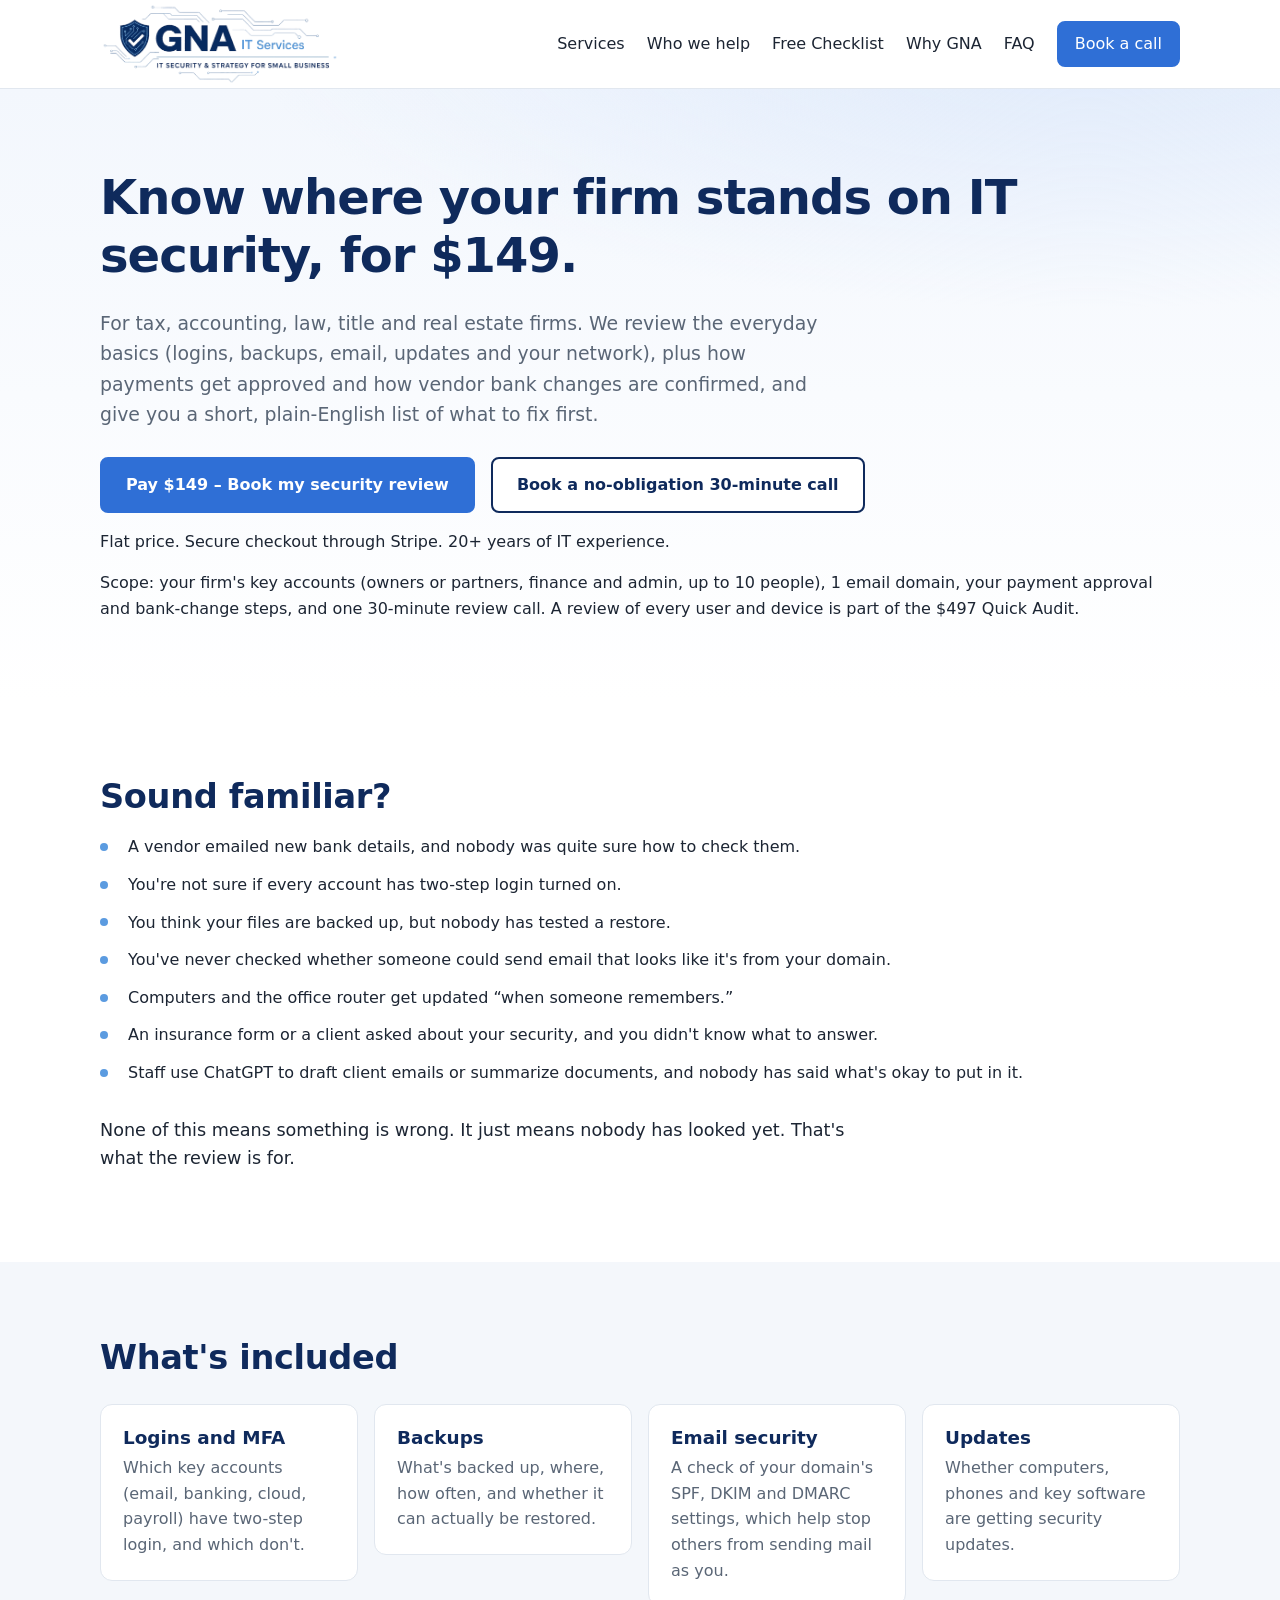
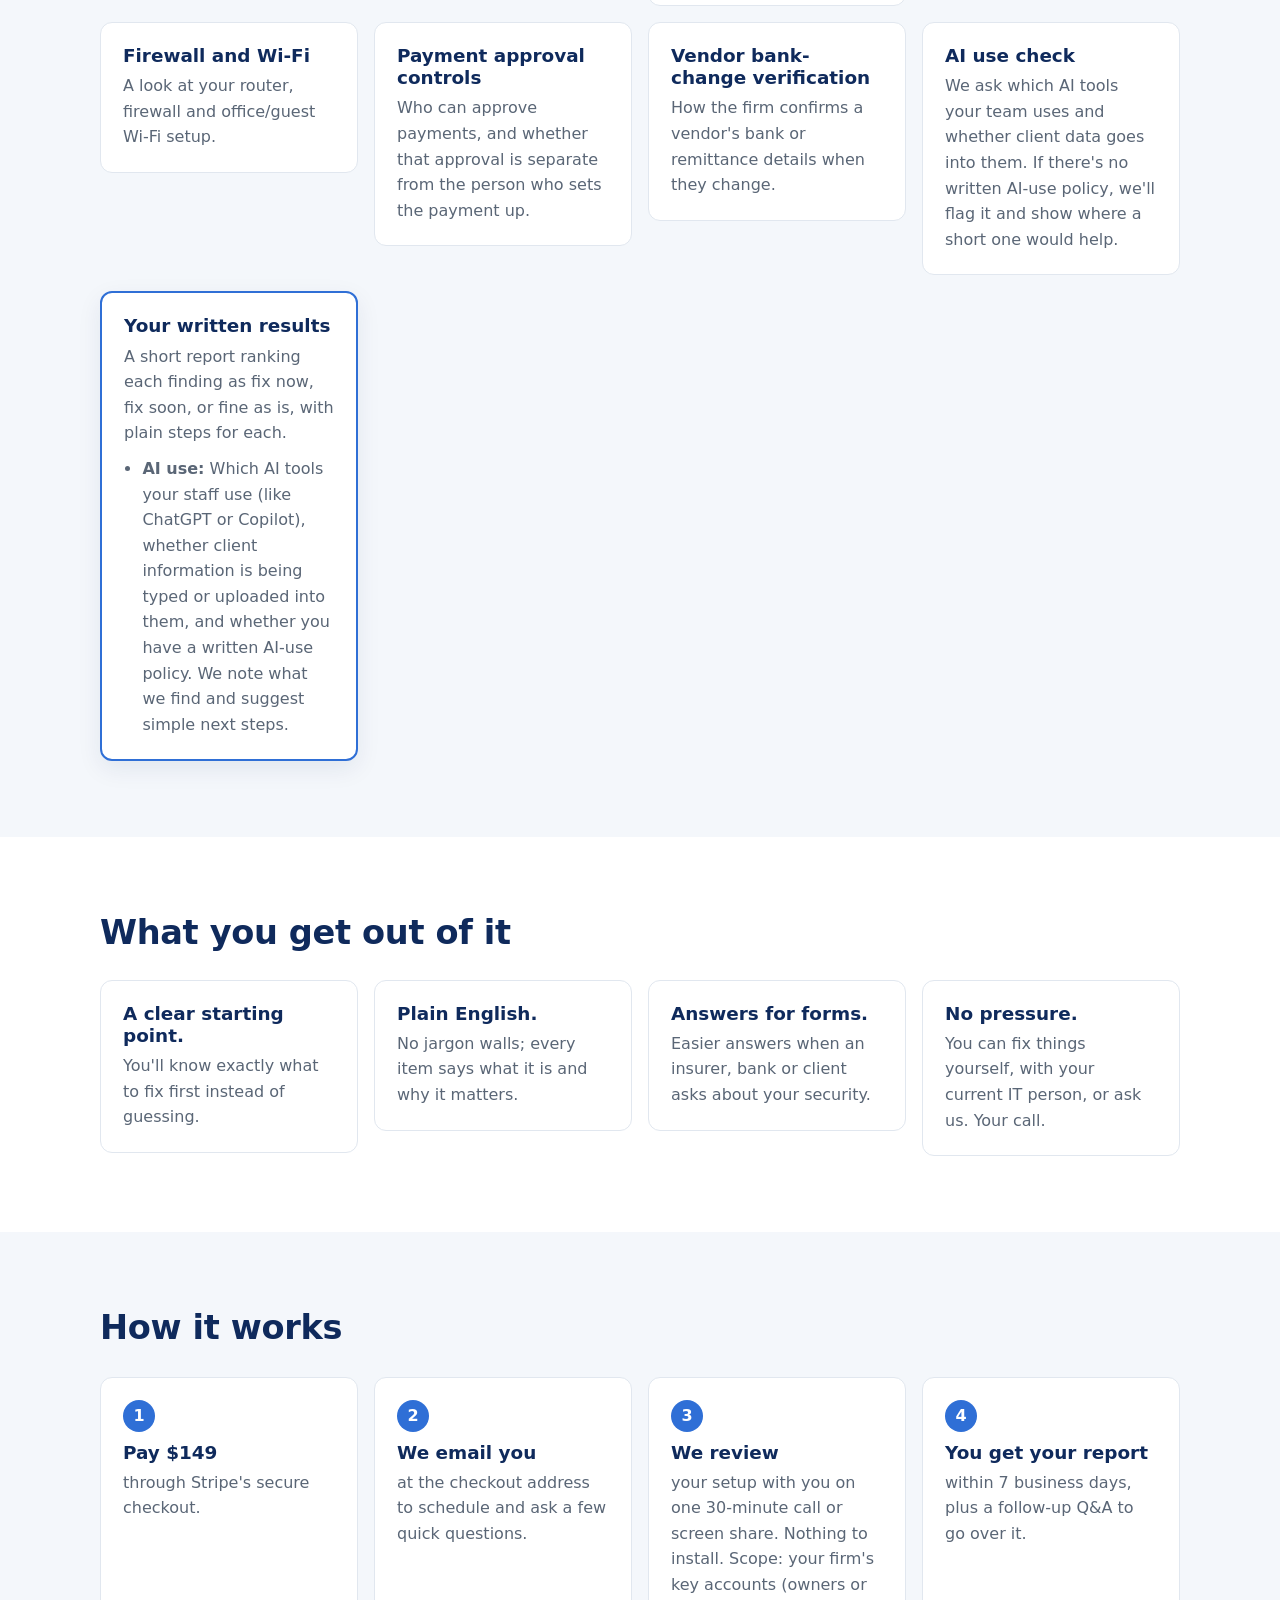
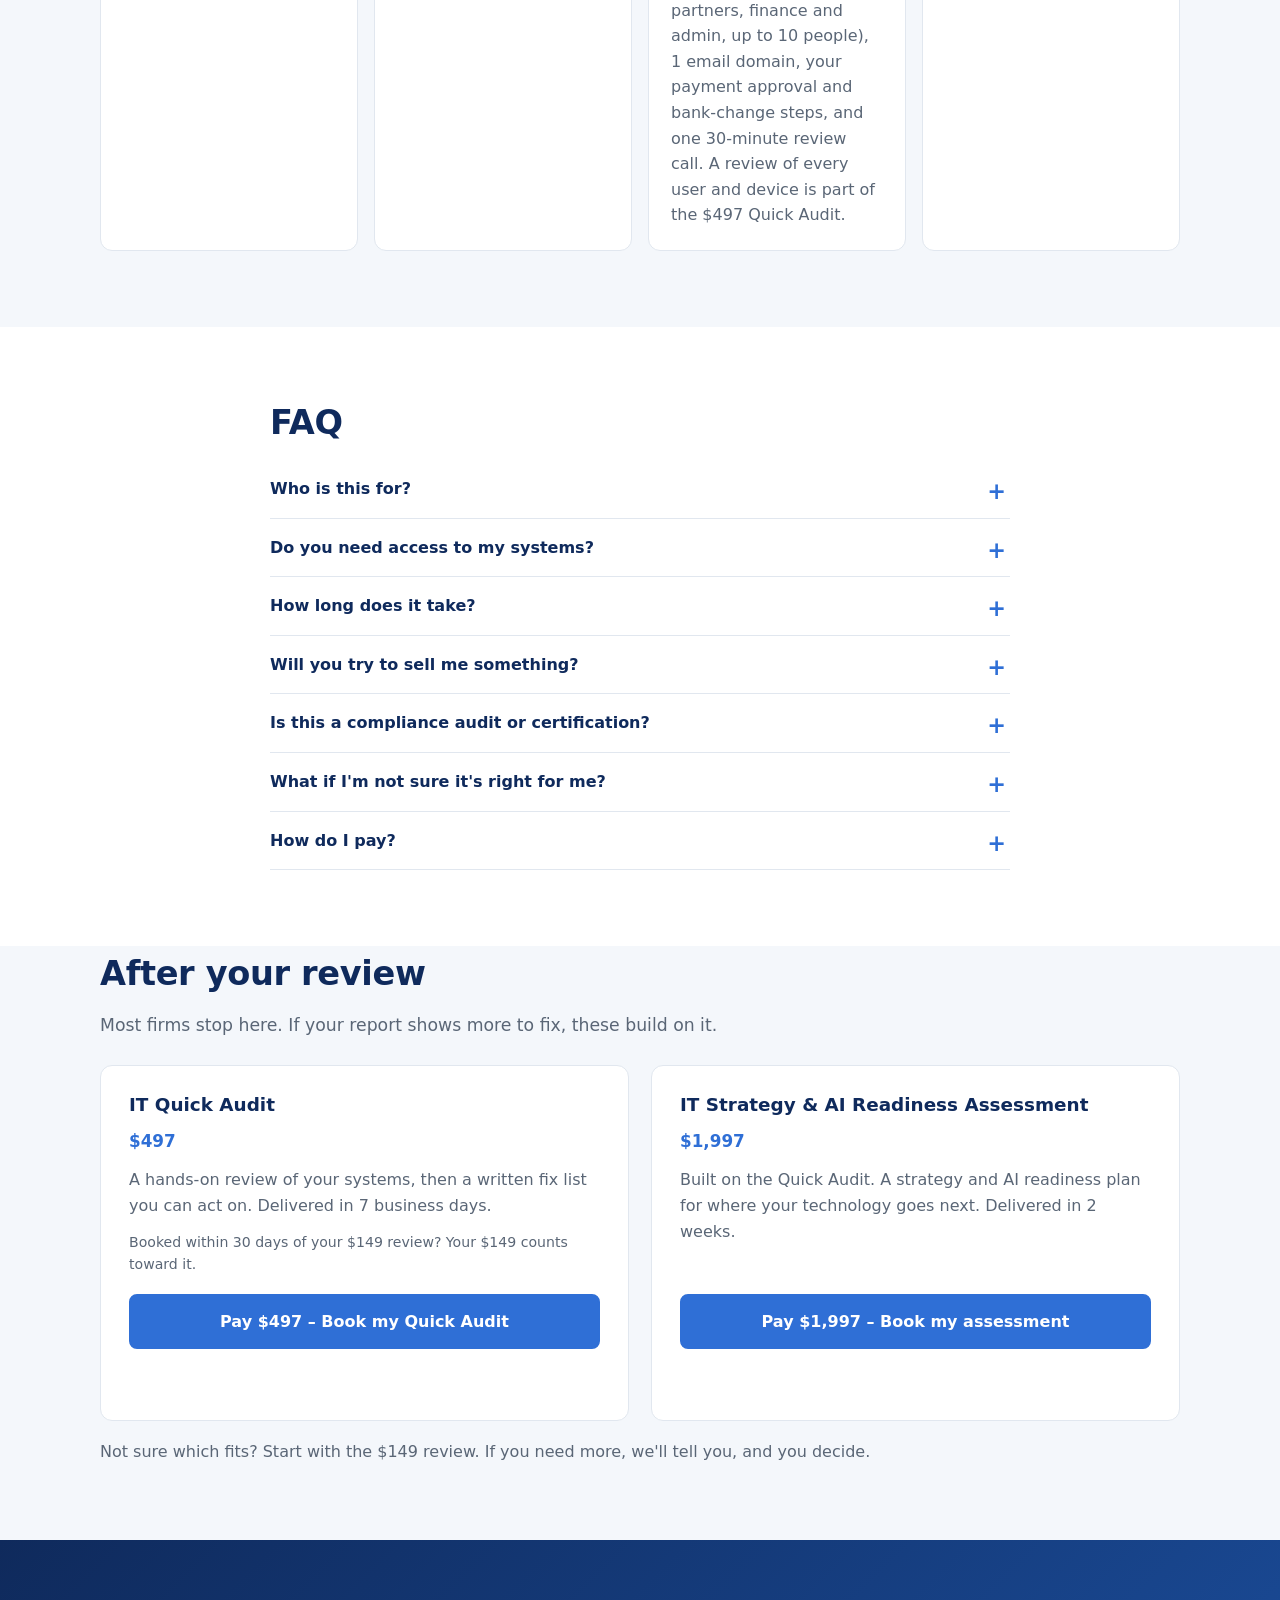
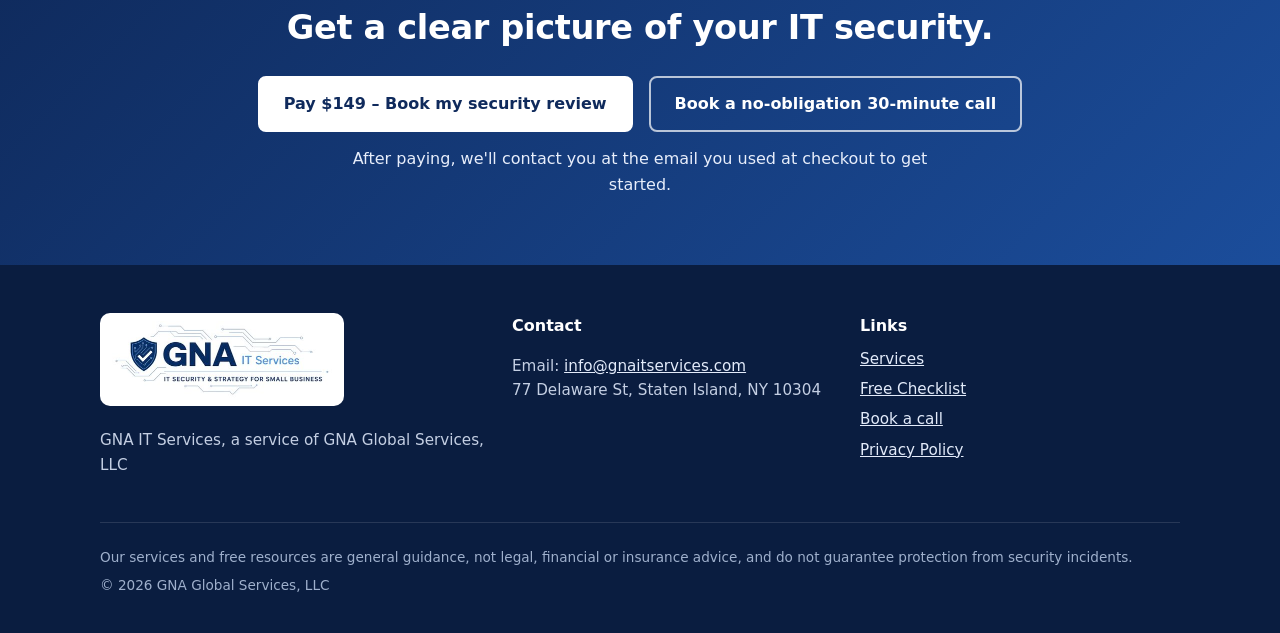
<file: security-review.html>
<!doctype html>
<html lang="en">
<head>
<meta charset="utf-8">
<meta name="viewport" content="width=device-width, initial-scale=1">
<title>IT Security Review for Professional Firms | $149 | GNA IT Services</title>
<meta name="description" content="A $149 review of your firm's key logins, email, backups, network and payment approval steps, with a plain-English list of what to fix first.">
<link rel="canonical" href="https://www.gnaitservices.com/security-review">
<meta name="theme-color" content="#0f2a5c">
<meta property="og:type" content="website">
<meta property="og:site_name" content="GNA IT Services">
<meta property="og:title" content="IT Security Review for Professional Firms | $149 | GNA IT Services">
<meta property="og:description" content="A $149 review of your firm's key logins, email, backups, network and payment approval steps, with a plain-English list of what to fix first.">
<meta property="og:url" content="https://www.gnaitservices.com/security-review">
<meta property="og:image" content="https://www.gnaitservices.com/og-image.png">
<meta property="og:image:width" content="1200">
<meta property="og:image:height" content="630">
<meta property="og:image:alt" content="GNA IT Services logo">
<meta name="twitter:card" content="summary_large_image">
<link rel="icon" type="image/png" href="[data-uri]">
<link rel="apple-touch-icon" href="[data-uri]">
<link rel="stylesheet" href="/styles.css">
</head>
<body>
<a class="skip" href="#main">Skip to content</a>
<header class="site-header">
  <div class="wrap nav">
    <a class="brand" href="/" aria-label="GNA IT Services home"><img src="[data-uri]" width="240" height="84" alt="GNA IT Services - IT Security &amp; Strategy for Small Business"></a>
    <a class="btn btn-sm nav-cta-m" href="/#book-call">Book a call</a>
    <nav aria-label="Main">
      <a href="/#services">Services</a>
      <a href="/#who-we-help">Who we help</a>
      <a href="/#checklist">Free Checklist</a>
      <a href="/#why">Why GNA</a>
      <a href="/#faq">FAQ</a>
      <a class="btn btn-sm nav-cta" href="/#book-call">Book a call</a>
    </nav>
  </div>
</header>
<main id="main">
<section class="hero">
  <div class="wrap">
    <h1>Know where your firm stands on IT security, for $149.</h1>
    <p class="lead">For tax, accounting, law, title and real estate firms. We review the everyday basics (logins, backups, email, updates and your network), plus how payments get approved and how vendor bank changes are confirmed, and give you a short, plain-English list of what to fix first.</p>
    <div class="cta-row">
      <a class="btn" href="https://buy.stripe.com/bJebIU0c811Ydec1NQbo405">Pay $149 – Book my security review</a>
      <a class="btn btn-outline" href="/#book-call">Book a no-obligation 30-minute call</a>
    </div>
    <p class="fine">Flat price. Secure checkout through Stripe. 20+ years of IT experience.</p>
    <p class="fine">Scope: your firm's key accounts (owners or partners, finance and admin, up to 10 people), 1 email domain, your payment approval and bank-change steps, and one 30-minute review call. A review of every user and device is part of the $497 Quick Audit.</p>
  </div>
</section>

<section id="familiar" class="section">
  <div class="wrap">
    <h2>Sound familiar?</h2>
    <ul class="familiar">
      <li>A vendor emailed new bank details, and nobody was quite sure how to check them.</li>
      <li>You're not sure if every account has two-step login turned on.</li>
      <li>You think your files are backed up, but nobody has tested a restore.</li>
      <li>You've never checked whether someone could send email that looks like it's from your domain.</li>
      <li>Computers and the office router get updated &ldquo;when someone remembers.&rdquo;</li>
      <li>An insurance form or a client asked about your security, and you didn't know what to answer.</li>
      <li>Staff use ChatGPT to draft client emails or summarize documents, and nobody has said what's okay to put in it.</li>
    </ul>
    <p class="closing">None of this means something is wrong. It just means nobody has looked yet. That's what the review is for.</p>
  </div>
</section>

<section id="included" class="section alt">
  <div class="wrap">
    <h2>What's included</h2>
    <div class="inc-grid">
      <article class="inc"><h3>Logins and MFA</h3><p>Which key accounts (email, banking, cloud, payroll) have two-step login, and which don't.</p></article>
      <article class="inc"><h3>Backups</h3><p>What's backed up, where, how often, and whether it can actually be restored.</p></article>
      <article class="inc"><h3>Email security</h3><p>A check of your domain's SPF, DKIM and DMARC settings, which help stop others from sending mail as you.</p></article>
      <article class="inc"><h3>Updates</h3><p>Whether computers, phones and key software are getting security updates.</p></article>
      <article class="inc"><h3>Firewall and Wi-Fi</h3><p>A look at your router, firewall and office/guest Wi-Fi setup.</p></article>
      <article class="inc"><h3>Payment approval controls</h3><p>Who can approve payments, and whether that approval is separate from the person who sets the payment up.</p></article>
      <article class="inc"><h3>Vendor bank-change verification</h3><p>How the firm confirms a vendor's bank or remittance details when they change.</p></article>
      <article class="inc"><h3>AI use check</h3><p>We ask which AI tools your team uses and whether client data goes into them. If there's no written AI-use policy, we'll flag it and show where a short one would help.</p></article>
      <article class="inc featured"><h3>Your written results</h3><p>A short report ranking each finding as fix now, fix soon, or fine as is, with plain steps for each.</p><ul><li><strong>AI use:</strong> Which AI tools your staff use (like ChatGPT or Copilot), whether client information is being typed or uploaded into them, and whether you have a written AI-use policy. We note what we find and suggest simple next steps.</li></ul></article>
    </div>
  </div>
</section>

<section id="benefits" class="section">
  <div class="wrap">
    <h2>What you get out of it</h2>
    <div class="ben-grid">
      <div class="ben"><h3>A clear starting point.</h3><p>You'll know exactly what to fix first instead of guessing.</p></div>
      <div class="ben"><h3>Plain English.</h3><p>No jargon walls; every item says what it is and why it matters.</p></div>
      <div class="ben"><h3>Answers for forms.</h3><p>Easier answers when an insurer, bank or client asks about your security.</p></div>
      <div class="ben"><h3>No pressure.</h3><p>You can fix things yourself, with your current IT person, or ask us. Your call.</p></div>
    </div>
  </div>
</section>

<section id="how" class="section alt">
  <div class="wrap">
    <h2>How it works</h2>
    <ol class="steps">
      <li><h3>Pay $149</h3><p>through Stripe's secure checkout.</p></li>
      <li><h3>We email you</h3><p>at the checkout address to schedule and ask a few quick questions.</p></li>
      <li><h3>We review</h3><p>your setup with you on one 30-minute call or screen share. Nothing to install. Scope: your firm's key accounts (owners or partners, finance and admin, up to 10 people), 1 email domain, your payment approval and bank-change steps, and one 30-minute review call. A review of every user and device is part of the $497 Quick Audit.</p></li>
      <li><h3>You get your report</h3><p>within 7 business days, plus a follow-up Q&amp;A to go over it.</p></li>
    </ol>
  </div>
</section>

<section id="faq" class="section">
  <div class="wrap narrow faq">
    <h2>FAQ</h2>
    <details><summary>Who is this for?</summary><p>Established tax, accounting, law, title and real estate firms that don't have a full-time IT security person. Scope: your firm's key accounts (owners or partners, finance and admin, up to 10 people), 1 email domain, your payment approval and bank-change steps, and one 30-minute review call. A review of every user and device is part of the $497 Quick Audit.</p></details>
    <details><summary>Do you need access to my systems?</summary><p>No installs. We walk through your setup together on a call or screen share.</p></details>
    <details><summary>How long does it take?</summary><p>7 business days from intake to report, and a follow-up Q&amp;A is included.</p></details>
    <details><summary>Will you try to sell me something?</summary><p>The report is yours to use however you like. If you want help fixing items, we'll quote that separately, up front.</p></details>
    <details><summary>Is this a compliance audit or certification?</summary><p>No. It's a practical review of the basics, not a formal audit, legal advice or a certification.</p></details>
    <details><summary>What if I'm not sure it's right for me?</summary><p><a href="/#book-call">Book the free 30-minute call</a>, or start with the <a href="/#checklist">free IT Security &amp; Fraud Checklist</a>.</p></details>
    <details><summary>How do I pay?</summary><p>By card through Stripe. You see the price before you pay.</p></details>
  </div>
</section>

<section class="section alt sr-next" id="next-steps">
  <div class="wrap">
    <h2>After your review</h2>
    <p class="intro">Most firms stop here. If your report shows more to fix, these build on it.</p>
    <div class="services path">
      <article class="svc">
        <h3>IT Quick Audit</h3>
        <div class="price">$497</div>
        <p>A hands-on review of your systems, then a written fix list you can act on. Delivered in 7 business days.</p>
        <p class="fine">Booked within 30 days of your $149 review? Your $149 counts toward it.</p>
        <div class="actions"><a class="btn" href="https://buy.stripe.com/cNi8wI1gc6mi6PO3VYbo408">Pay $497 – Book my Quick Audit</a></div>
      </article>
      <article class="svc">
        <h3>IT Strategy &amp; AI Readiness Assessment</h3>
        <div class="price">$1,997</div>
        <p>Built on the Quick Audit. A strategy and AI readiness plan for where your technology goes next. Delivered in 2 weeks.</p>
        <div class="actions"><a class="btn" href="https://buy.stripe.com/bJeeV6bUQdOK4HG2RUbo409">Pay $1,997 – Book my assessment</a></div>
      </article>
    </div>
    <p class="path-foot">Not sure which fits? Start with the $149 review. If you need more, we'll tell you, and you decide.</p>
  </div>
</section>

<section class="band">
  <div class="wrap">
    <h2>Get a clear picture of your IT security.</h2>
    <div class="cta-row">
      <a class="btn btn-light" href="https://buy.stripe.com/bJebIU0c811Ydec1NQbo405">Pay $149 – Book my security review</a>
      <a class="btn btn-ghost" href="/#book-call">Book a no-obligation 30-minute call</a>
    </div>
    <p>After paying, we'll contact you at the email you used at checkout to get started.</p>
  </div>
</section>
</main>
<footer class="site-footer">
  <div class="wrap">
    <div class="foot">
      <div>
        <span class="foot-logo"><img src="[data-uri]" width="220" height="77" alt="GNA IT Services" loading="lazy"></span>
        <p>GNA IT Services, a service of GNA Global Services, LLC</p>
      </div>
      <div>
        <h4>Contact</h4>
        <p>Email: <a href="mailto:info@gnaitservices.com">info@gnaitservices.com</a><br>77 Delaware St, Staten Island, NY 10304</p>
      </div>
      <div>
        <h4>Links</h4>
        <ul>
          <li><a href="/#services">Services</a></li>
          <li><a href="/#checklist">Free Checklist</a></li>
          <li><a href="/#book-call">Book a call</a></li>
          <li><a href="/privacy">Privacy Policy</a></li>
        </ul>
      </div>
    </div>
    <div class="legal">
      <p>Our services and free resources are general guidance, not legal, financial or insurance advice, and do not guarantee protection from security incidents.</p>
      <p>&copy; 2026 GNA Global Services, LLC</p>
    </div>
  </div>
</footer>
</body>
</html>
</file>
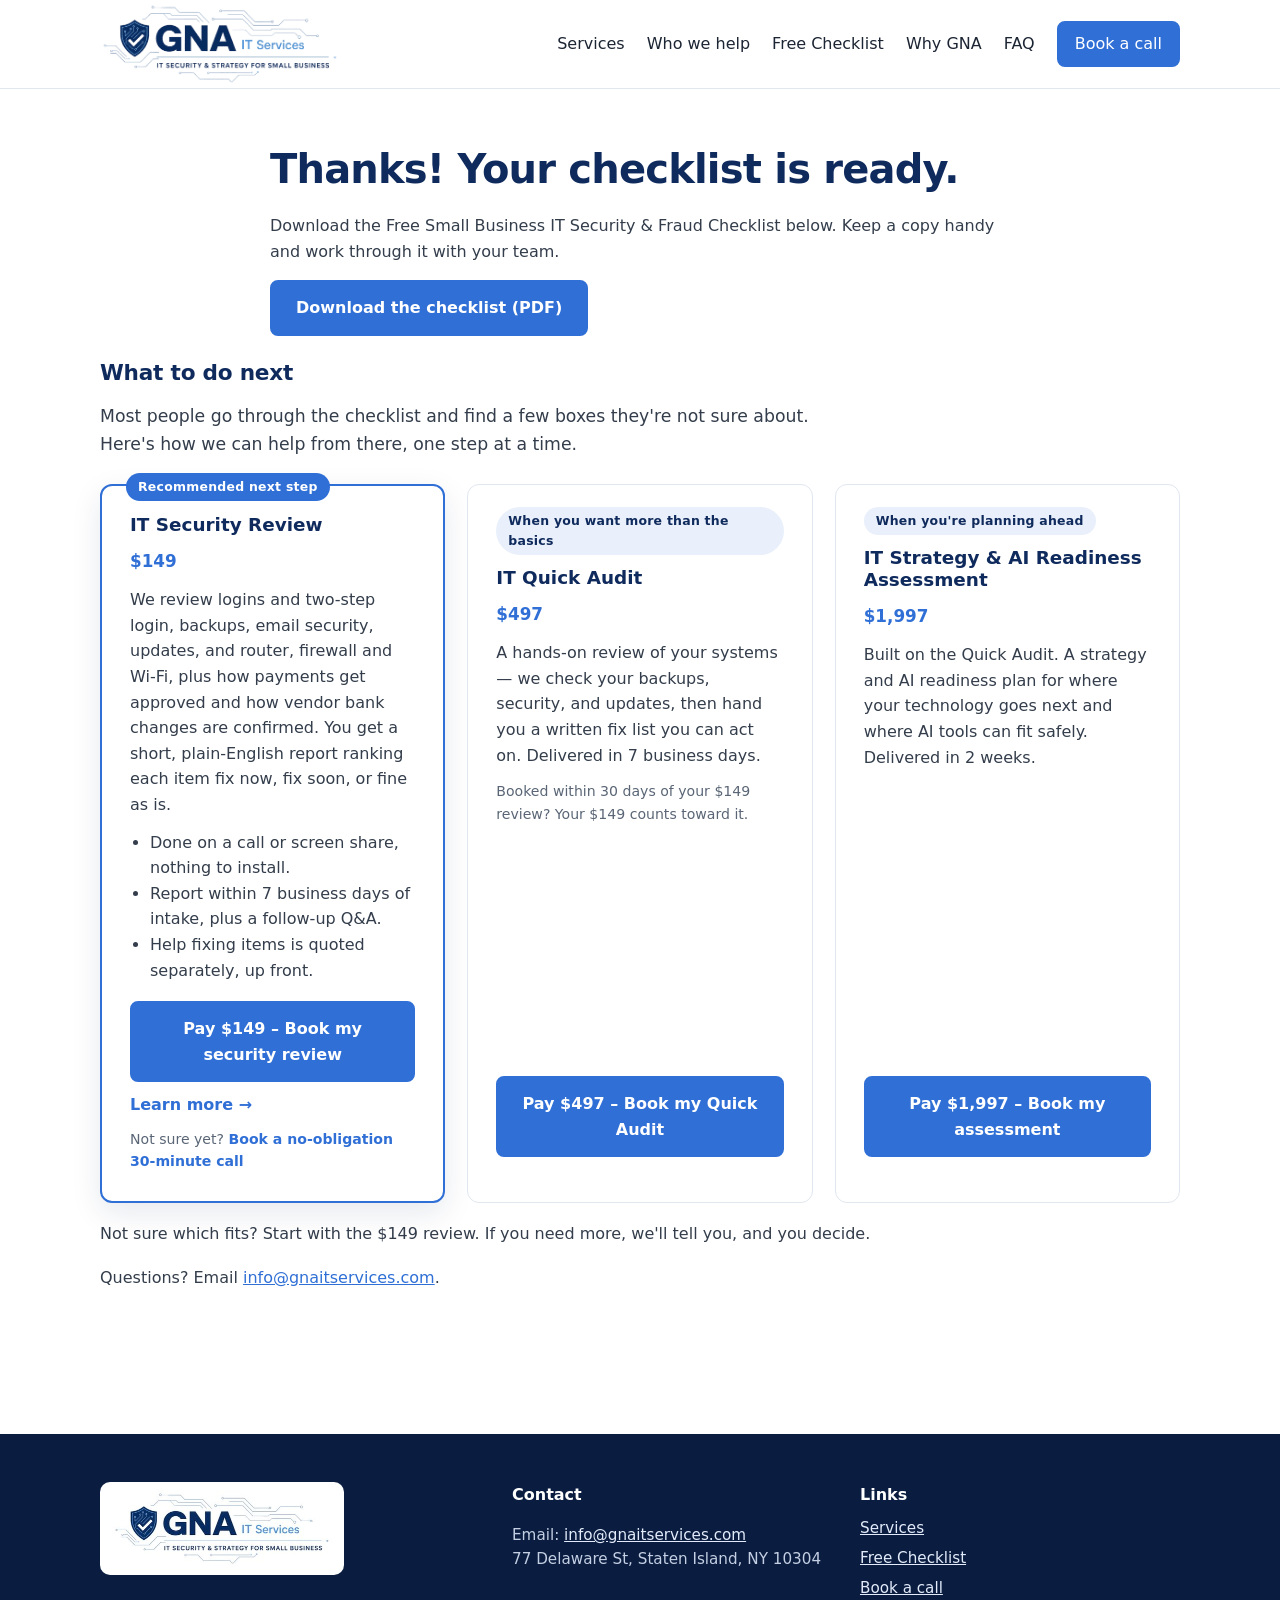
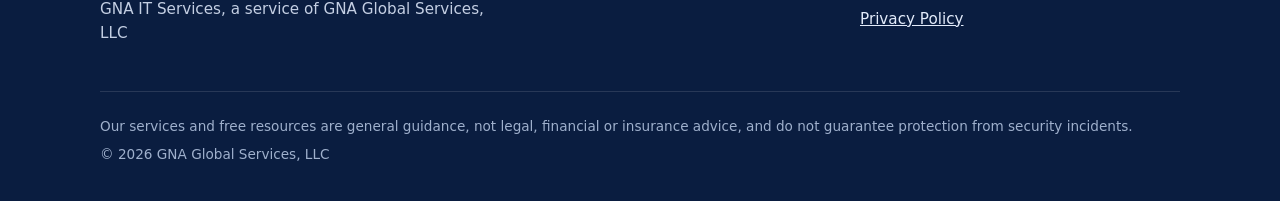
<file: thanks.html>
<!doctype html>
<html lang="en">
<head>
<meta charset="utf-8">
<meta name="viewport" content="width=device-width, initial-scale=1">
<title>Your Checklist | GNA IT Services</title>
<meta name="description" content="Download the Free Small Business IT Security &amp; Fraud Checklist from GNA IT Services.">
<meta name="robots" content="noindex">
<link rel="canonical" href="https://www.gnaitservices.com/thanks">
<meta name="theme-color" content="#0f2a5c">
<link rel="icon" type="image/png" href="[data-uri]">
<link rel="apple-touch-icon" href="[data-uri]">
<link rel="stylesheet" href="/styles.css">
</head>
<body>
<a class="skip" href="#main">Skip to content</a>
<header class="site-header">
  <div class="wrap nav">
    <a class="brand" href="/" aria-label="GNA IT Services home"><img src="[data-uri]" width="240" height="84" alt="GNA IT Services - IT Security &amp; Strategy for Small Business"></a>
    <a class="btn btn-sm nav-cta-m" href="/#book-call">Book a call</a>
    <nav aria-label="Main">
      <a href="/#services">Services</a>
      <a href="/#who-we-help">Who we help</a>
      <a href="/#checklist">Free Checklist</a>
      <a href="/#why">Why GNA</a>
      <a href="/#faq">FAQ</a>
      <a class="btn btn-sm nav-cta" href="/#book-call">Book a call</a>
    </nav>
  </div>
</header>
<main id="main" class="doc">
<div class="wrap narrow">
<h1>Thanks! Your checklist is ready.</h1>
<p>Download the Free Small Business IT Security &amp; Fraud Checklist below. Keep a copy handy and work through it with your team.</p>
<p><a class="btn" href="/downloads/checklist.pdf" download="GNA-IT-Security-and-Fraud-Checklist.pdf">Download the checklist (PDF)</a></p>
</div>
<section class="next-steps" aria-labelledby="next-h">
<div class="wrap">
<h2 id="next-h">What to do next</h2>
<p class="intro">Most people go through the checklist and find a few boxes they're not sure about. Here's how we can help from there, one step at a time.</p>
<div class="services path">
  <article class="svc featured">
    <span class="badge">Recommended next step</span>
    <h3>IT Security Review</h3>
    <div class="price">$149</div>
    <p>We review logins and two-step login, backups, email security, updates, and router, firewall and Wi-Fi, plus how payments get approved and how vendor bank changes are confirmed. You get a short, plain-English report ranking each item fix now, fix soon, or fine as is.</p>
    <ul>
      <li>Done on a call or screen share, nothing to install.</li>
      <li>Report within 7 business days of intake, plus a follow-up Q&amp;A.</li>
      <li>Help fixing items is quoted separately, up front.</li>
    </ul>
    <div class="actions">
      <a class="btn" href="https://buy.stripe.com/bJebIU0c811Ydec1NQbo405">Pay $149 – Book my security review</a>
      <a class="text-link" href="/security-review">Learn more &rarr;</a>
      <span class="fine">Not sure yet? <a class="text-link" href="/#book-call">Book a no-obligation 30-minute call</a></span>
    </div>
  </article>
  <article class="svc">
    <span class="badge badge-soft">When you want more than the basics</span>
    <h3>IT Quick Audit</h3>
    <div class="price">$497</div>
    <p>A hands-on review of your systems — we check your backups, security, and updates, then hand you a written fix list you can act on. Delivered in 7 business days.</p>
    <p class="fine">Booked within 30 days of your $149 review? Your $149 counts toward it.</p>
    <div class="actions"><a class="btn" href="https://buy.stripe.com/cNi8wI1gc6mi6PO3VYbo408">Pay $497 – Book my Quick Audit</a></div>
  </article>
  <article class="svc">
    <span class="badge badge-soft">When you're planning ahead</span>
    <h3>IT Strategy &amp; AI Readiness Assessment</h3>
    <div class="price">$1,997</div>
    <p>Built on the Quick Audit. A strategy and AI readiness plan for where your technology goes next and where AI tools can fit safely. Delivered in 2 weeks.</p>
    <div class="actions"><a class="btn" href="https://buy.stripe.com/bJeeV6bUQdOK4HG2RUbo409">Pay $1,997 – Book my assessment</a></div>
  </article>
</div>
<p class="path-foot">Not sure which fits? Start with the $149 review. If you need more, we'll tell you, and you decide.</p>
<p class="path-foot">Questions? Email <a href="mailto:info@gnaitservices.com">info@gnaitservices.com</a>.</p>
</div>
</section>
</main>
<footer class="site-footer">
  <div class="wrap">
    <div class="foot">
      <div>
        <span class="foot-logo"><img src="[data-uri]" width="220" height="77" alt="GNA IT Services" loading="lazy"></span>
        <p>GNA IT Services, a service of GNA Global Services, LLC</p>
      </div>
      <div>
        <h4>Contact</h4>
        <p>Email: <a href="mailto:info@gnaitservices.com">info@gnaitservices.com</a><br>77 Delaware St, Staten Island, NY 10304</p>
      </div>
      <div>
        <h4>Links</h4>
        <ul>
          <li><a href="/#services">Services</a></li>
          <li><a href="/#checklist">Free Checklist</a></li>
          <li><a href="/#book-call">Book a call</a></li>
          <li><a href="/privacy">Privacy Policy</a></li>
        </ul>
      </div>
    </div>
    <div class="legal">
      <p>Our services and free resources are general guidance, not legal, financial or insurance advice, and do not guarantee protection from security incidents.</p>
      <p>&copy; 2026 GNA Global Services, LLC</p>
    </div>
  </div>
</footer>

</body>
</html>
</file>
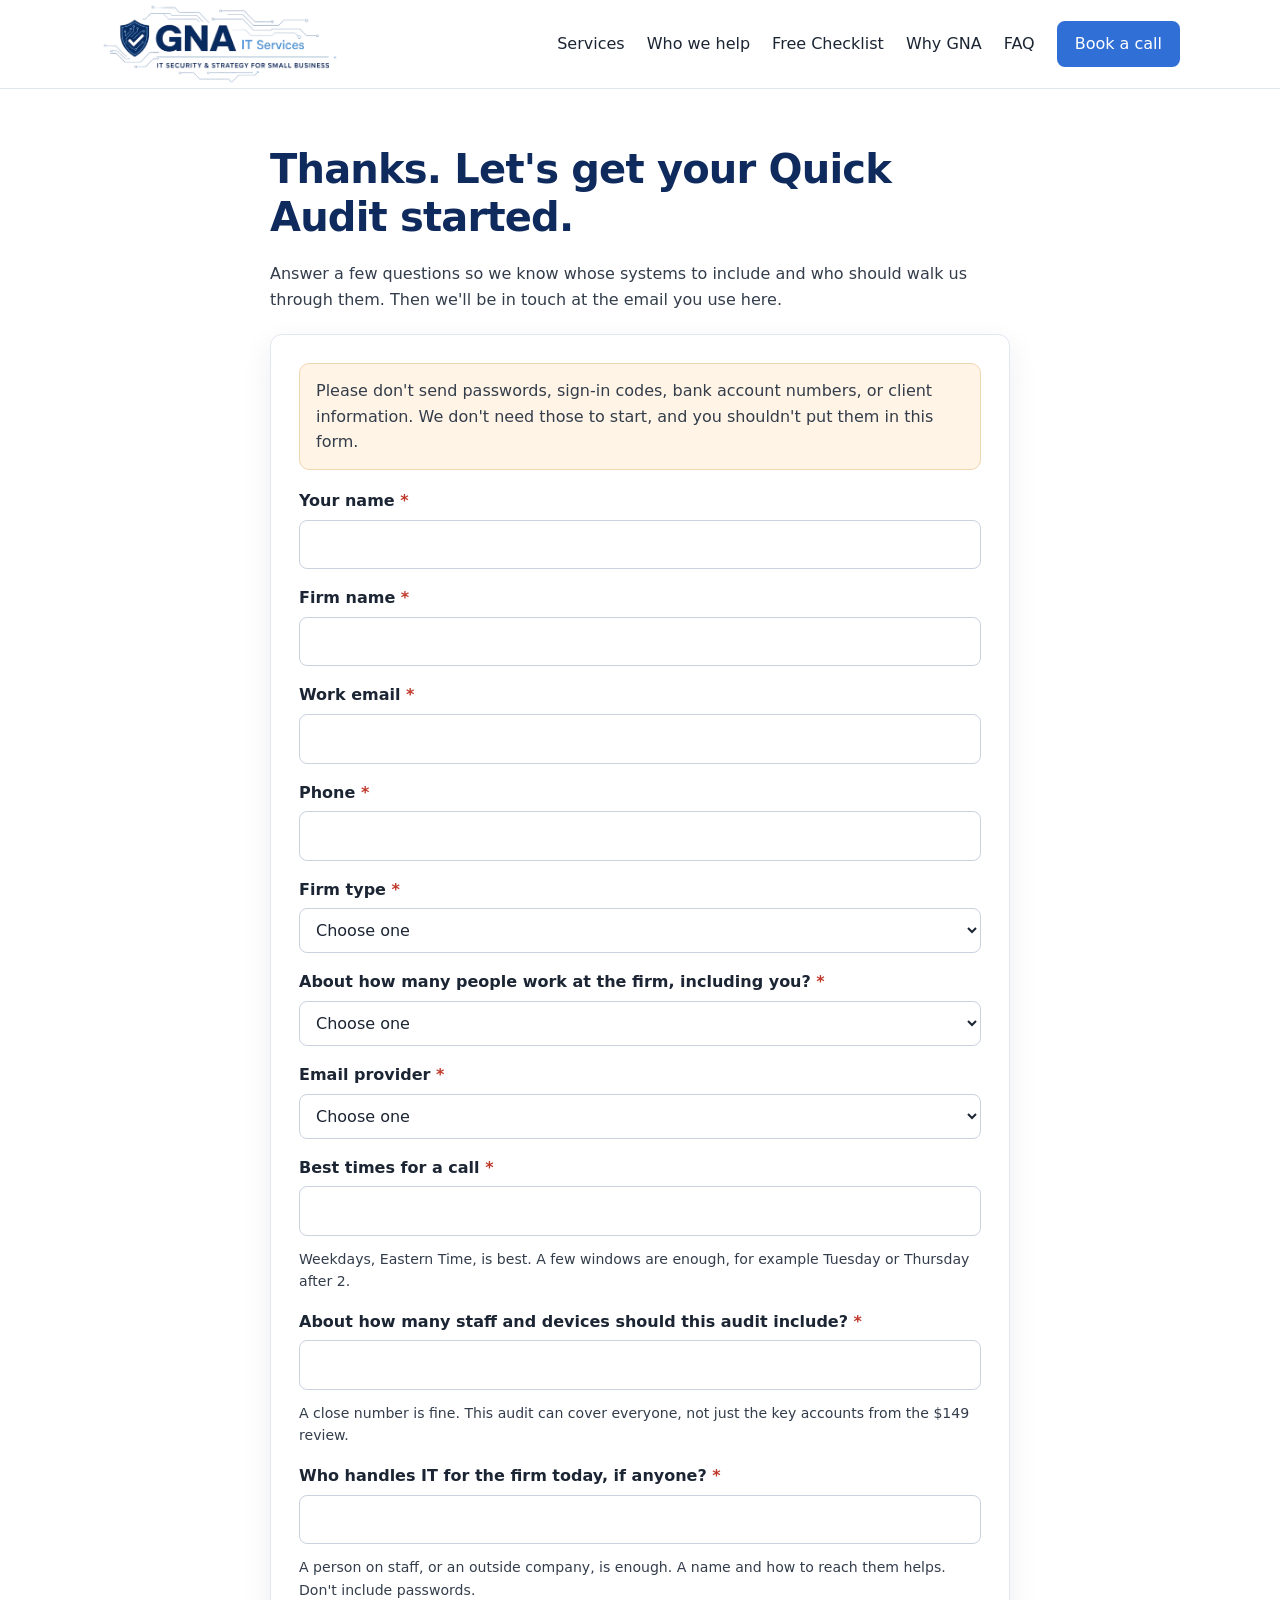
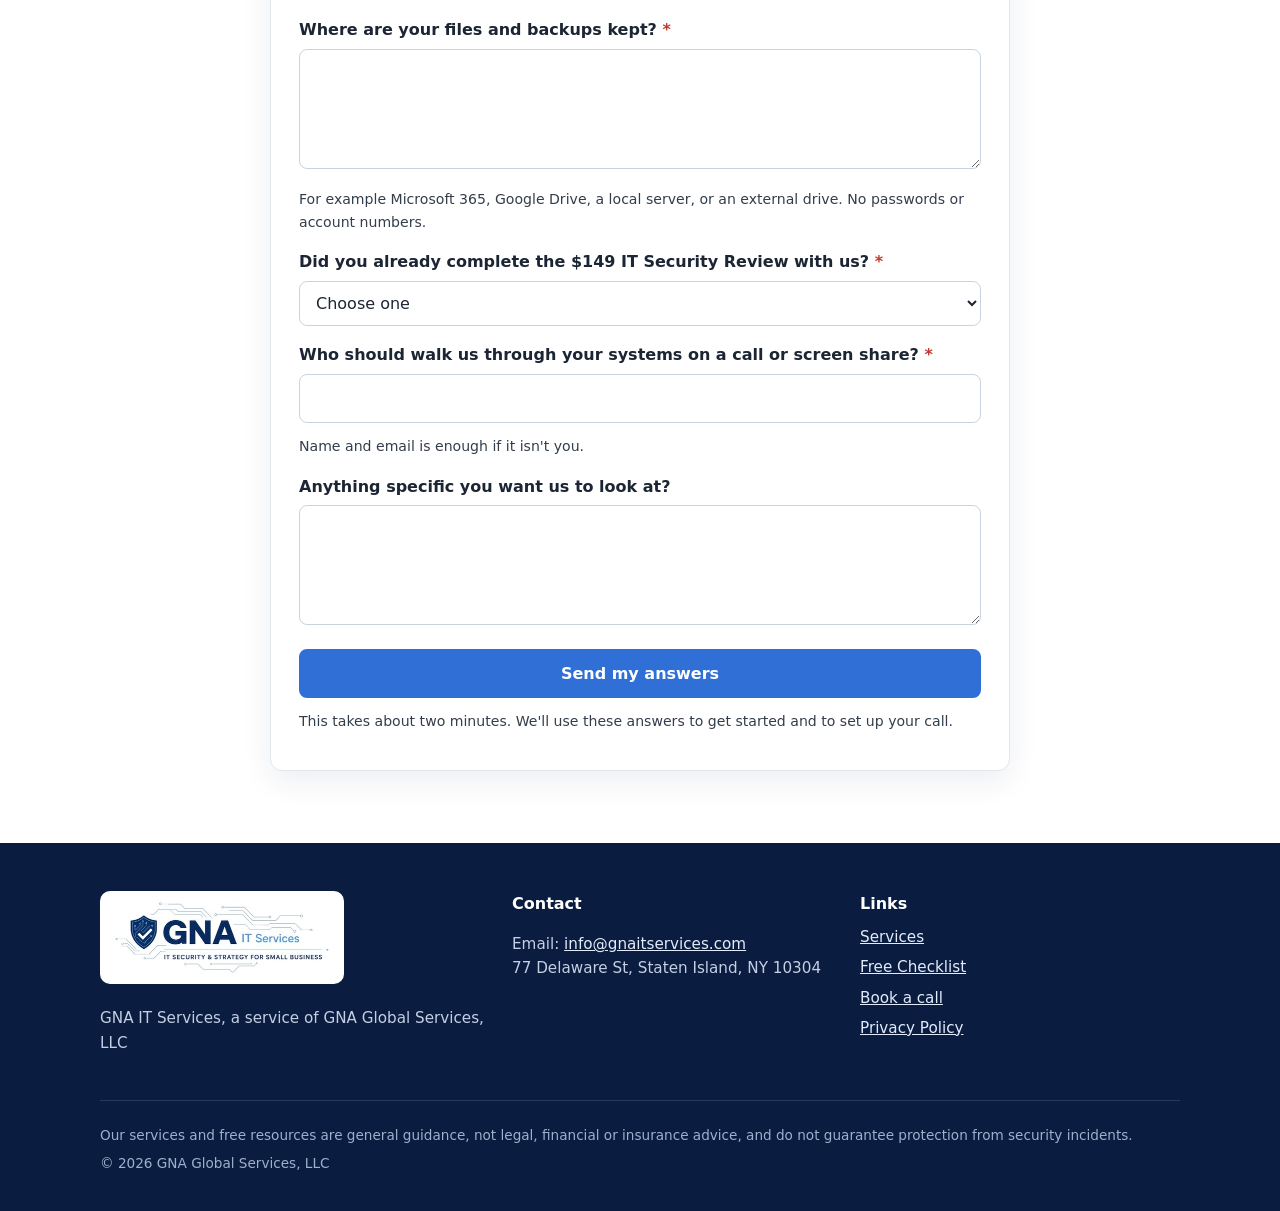
<file: intake/quick-audit.html>
<!doctype html>
<html lang="en">
<head>
<meta charset="utf-8">
<script>
(function(){if(new URLSearchParams(location.search).get("sent")==="1")document.documentElement.classList.add("intake-sent");})();
</script>

<meta name="viewport" content="width=device-width, initial-scale=1">
<title>Thanks. Let's get your Quick Audit started. | GNA IT Services</title>
<meta name="description" content="Answer a few questions so we know whose systems to include and who should walk us through them. Then we'll be in touch at the email you use here.">
<meta name="robots" content="noindex">
<link rel="canonical" href="https://www.gnaitservices.com/intake/quick-audit">
<meta name="theme-color" content="#0f2a5c">
<link rel="icon" type="image/png" href="[data-uri]">
<link rel="apple-touch-icon" href="[data-uri]">
<link rel="stylesheet" href="/styles.css">
</head>
<body>
<a class="skip" href="#main">Skip to content</a>
<header class="site-header">
  <div class="wrap nav">
    <a class="brand" href="/" aria-label="GNA IT Services home"><img src="[data-uri]" width="240" height="84" alt="GNA IT Services - IT Security &amp; Strategy for Small Business"></a>
    <a class="btn btn-sm nav-cta-m" href="/#book-call">Book a call</a>
    <nav aria-label="Main">
      <a href="/#services">Services</a>
      <a href="/#who-we-help">Who we help</a>
      <a href="/#checklist">Free Checklist</a>
      <a href="/#why">Why GNA</a>
      <a href="/#faq">FAQ</a>
      <a class="btn btn-sm nav-cta" href="/#book-call">Book a call</a>
    </nav>
  </div>
</header>
<main id="main" class="doc">
<div class="wrap narrow">
<div class="intake-form">
<h1>Thanks. Let's get your Quick Audit started.</h1>
<p>Answer a few questions so we know whose systems to include and who should walk us through them. Then we'll be in touch at the email you use here.</p>
<div class="formcard">
<p class="intake-warn">Please don't send passwords, sign-in codes, bank account numbers, or client information. We don't need those to start, and you shouldn't put them in this form.</p>
<form id="intake" action="https://formspree.io/f/mbgorowy" method="POST" novalidate>
<input type="hidden" name="offer" value="quick-audit">
<input type="hidden" name="_subject" value="Intake: $497 Quick Audit">
<div class="hp" aria-hidden="true"><label for="gotcha">Leave this empty</label><input type="text" id="gotcha" name="_gotcha" tabindex="-1" autocomplete="off"></div>
<div class="field">
<label for="f-name">Your name <span class="req">*</span></label>
<input type="text" id="f-name" name="Your name" autocomplete="name" required>
</div>
<div class="field">
<label for="f-firm">Firm name <span class="req">*</span></label>
<input type="text" id="f-firm" name="Firm name" autocomplete="organization" required>
</div>
<div class="field">
<label for="f-email">Work email <span class="req">*</span></label>
<input type="email" id="f-email" name="email" autocomplete="email" required>
</div>
<div class="field">
<label for="f-phone">Phone <span class="req">*</span></label>
<input type="tel" id="f-phone" name="Phone" autocomplete="tel" required>
</div>
<div class="field">
<label for="f-type">Firm type <span class="req">*</span></label>
<select id="f-type" name="Firm type" required>
<option value="">Choose one</option>
<option>CPA / tax</option>
<option>Accounting / bookkeeping</option>
<option>Law (including escrow)</option>
<option>Title / closing</option>
<option>Real estate / property management</option>
<option>Other</option>
</select>
</div>
<div class="field">
<label for="f-staff">About how many people work at the firm, including you? <span class="req">*</span></label>
<select id="f-staff" name="About how many people work at the firm, including you?" required>
<option value="">Choose one</option>
<option>1–4</option>
<option>5–10</option>
<option>11–25</option>
<option>26–50</option>
<option>51+</option>
</select>
</div>
<div class="field">
<label for="f-provider">Email provider <span class="req">*</span></label>
<select id="f-provider" name="Email provider" required>
<option value="">Choose one</option>
<option>Microsoft 365</option>
<option>Google Workspace</option>
<option>Other / not sure</option>
</select>
</div>
<div class="field">
<label for="f-times">Best times for a call <span class="req">*</span></label>
<input type="text" id="f-times" name="Best times for a call" required aria-describedby="f-times-help">
<p class="small" id="f-times-help">Weekdays, Eastern Time, is best. A few windows are enough, for example Tuesday or Thursday after 2.</p>
</div>
<div class="field">
<label for="q1">About how many staff and devices should this audit include? <span class="req">*</span></label>
<input type="text" id="q1" name="About how many staff and devices should this audit include?" required aria-describedby="q1-help">
<p class="small" id="q1-help">A close number is fine. This audit can cover everyone, not just the key accounts from the $149 review.</p>
</div>
<div class="field">
<label for="q2">Who handles IT for the firm today, if anyone? <span class="req">*</span></label>
<input type="text" id="q2" name="Who handles IT for the firm today, if anyone?" required aria-describedby="q2-help">
<p class="small" id="q2-help">A person on staff, or an outside company, is enough. A name and how to reach them helps. Don't include passwords.</p>
</div>
<div class="field">
<label for="q3">Where are your files and backups kept? <span class="req">*</span></label>
<textarea id="q3" name="Where are your files and backups kept?" required aria-describedby="q3-help"></textarea>
<p class="small" id="q3-help">For example Microsoft 365, Google Drive, a local server, or an external drive. No passwords or account numbers.</p>
</div>
<div class="field">
<label for="q4">Did you already complete the $149 IT Security Review with us? <span class="req">*</span></label>
<select id="q4" name="Did you already complete the $149 IT Security Review with us?" required data-follow="q4-when">
<option value="">Choose one</option>
<option>Yes</option>
<option>No</option>
<option>Not sure</option>
</select>
<div class="field follow" id="q4-when" hidden>
<label for="q4-when-input">About when?</label>
<input type="text" id="q4-when-input" name="About when?">
</div>
</div>
<div class="field">
<label for="q5">Who should walk us through your systems on a call or screen share? <span class="req">*</span></label>
<input type="text" id="q5" name="Who should walk us through your systems on a call or screen share?" required aria-describedby="q5-help">
<p class="small" id="q5-help">Name and email is enough if it isn't you.</p>
</div>
<div class="field">
<label for="q6">Anything specific you want us to look at?</label>
<textarea id="q6" name="Anything specific you want us to look at?"></textarea>
</div>
<button class="btn" type="submit">Send my answers</button>
<p class="small">This takes about two minutes. We'll use these answers to get started and to set up your call.</p>
<p class="err" id="intake-err" role="alert"></p>
</form>
</div>
</div>
<div class="intake-success">
<h1>Thanks, we have your answers. Your written fix list will be ready in 7 business days. We'll email you at the address you gave to set up the walkthrough.</h1>
<p class="intake-warn">Please don't send passwords, sign-in codes, bank account numbers, or client information. We don't need those to start, and you shouldn't put them in this form.</p>
</div>
</div>
</main>
<footer class="site-footer">
  <div class="wrap">
    <div class="foot">
      <div>
        <span class="foot-logo"><img src="[data-uri]" width="220" height="77" alt="GNA IT Services" loading="lazy"></span>
        <p>GNA IT Services, a service of GNA Global Services, LLC</p>
      </div>
      <div>
        <h4>Contact</h4>
        <p>Email: <a href="mailto:info@gnaitservices.com">info@gnaitservices.com</a><br>77 Delaware St, Staten Island, NY 10304</p>
      </div>
      <div>
        <h4>Links</h4>
        <ul>
          <li><a href="/#services">Services</a></li>
          <li><a href="/#checklist">Free Checklist</a></li>
          <li><a href="/#book-call">Book a call</a></li>
          <li><a href="/privacy">Privacy Policy</a></li>
        </ul>
      </div>
    </div>
    <div class="legal">
      <p>Our services and free resources are general guidance, not legal, financial or insurance advice, and do not guarantee protection from security incidents.</p>
      <p>&copy; 2026 GNA Global Services, LLC</p>
    </div>
  </div>
</footer>

<script>
(function(){
  var sent = document.documentElement.classList.contains("intake-sent");
  if (sent) {
    var h = document.querySelector(".intake-success h1");
    if (h) { h.tabIndex = -1; h.focus(); }
    return;
  }
  var q = new URLSearchParams(location.search);
  function fill(id, keys) {
    var el = document.getElementById(id);
    if (!el || el.value) return;
    for (var i = 0; i < keys.length; i++) {
      var v = q.get(keys[i]);
      if (v) { el.value = v; return; }
    }
  }
  fill("f-name", ["name"]);
  fill("f-firm", ["firm", "firm_name"]);
  fill("f-email", ["email"]);
  document.querySelectorAll("select[data-follow]").forEach(function(sel){
    var wrap = document.getElementById(sel.getAttribute("data-follow"));
    if (!wrap) return;
    function sync(){
      var show = sel.value === "Yes";
      wrap.hidden = !show;
      if (!show) {
        var input = wrap.querySelector("input,textarea");
        if (input) input.value = "";
      }
    }
    sel.addEventListener("change", sync);
    sync();
  });
  var f = document.getElementById("intake");
  if (!f) return;
  f.addEventListener("submit", async function(e){
    e.preventDefault();
    var err = document.getElementById("intake-err");
    err.textContent = "";
    if (!f.reportValidity()) return;
    var b = f.querySelector("button[type=submit]");
    b.disabled = true;
    try {
      var r = await fetch(f.action, {method:"POST", body:new FormData(f), headers:{Accept:"application/json"}});
      var j = {}; try { j = await r.json(); } catch (_) {}
      if (!r.ok || j.ok === false) throw 0;
      window.location.href = window.location.pathname + "?sent=1";
    } catch (_) {
      err.textContent = "Something went wrong sending your request. Please try again, or email info@gnaitservices.com.";
      b.disabled = false;
    }
  });
})();
</script>

</body>
</html>
</file>
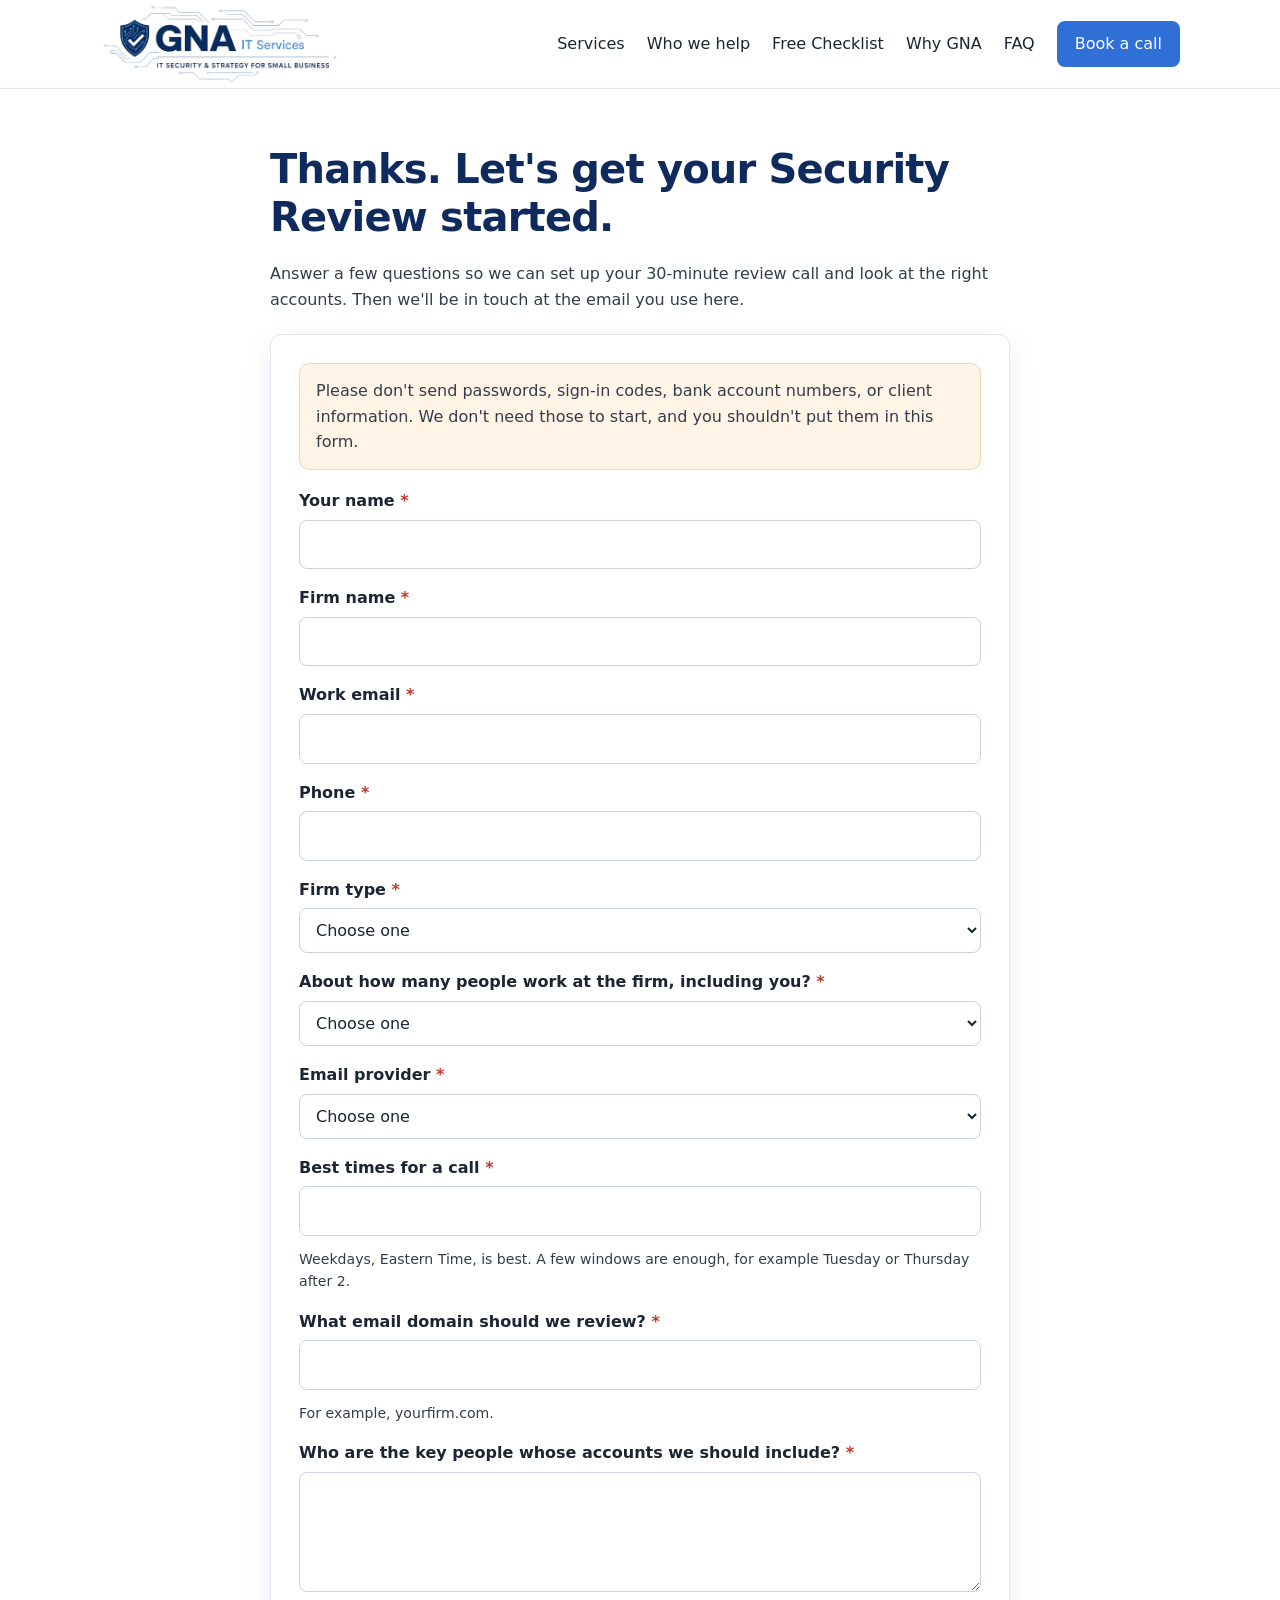
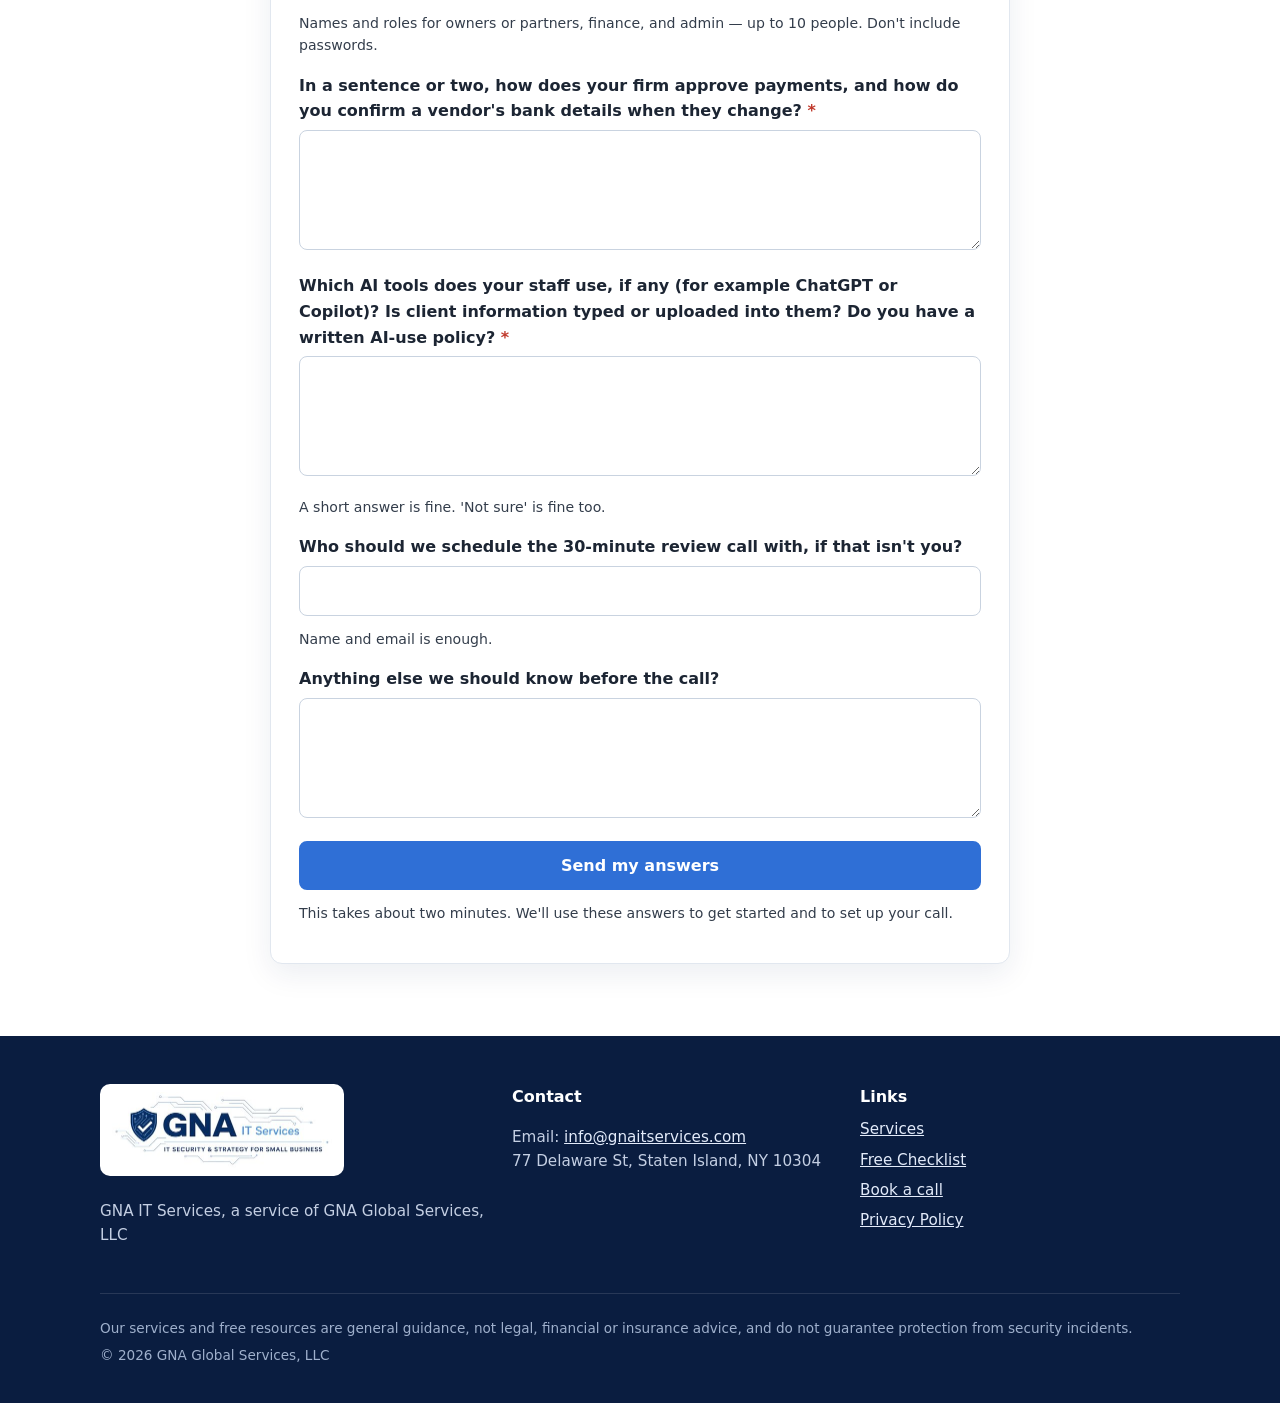
<file: intake/security-review.html>
<!doctype html>
<html lang="en">
<head>
<meta charset="utf-8">
<script>
(function(){if(new URLSearchParams(location.search).get("sent")==="1")document.documentElement.classList.add("intake-sent");})();
</script>

<meta name="viewport" content="width=device-width, initial-scale=1">
<title>Thanks. Let's get your Security Review started. | GNA IT Services</title>
<meta name="description" content="Answer a few questions so we can set up your 30-minute review call and look at the right accounts. Then we'll be in touch at the email you use here.">
<meta name="robots" content="noindex">
<link rel="canonical" href="https://www.gnaitservices.com/intake/security-review">
<meta name="theme-color" content="#0f2a5c">
<link rel="icon" type="image/png" href="[data-uri]">
<link rel="apple-touch-icon" href="[data-uri]">
<link rel="stylesheet" href="/styles.css">
</head>
<body>
<a class="skip" href="#main">Skip to content</a>
<header class="site-header">
  <div class="wrap nav">
    <a class="brand" href="/" aria-label="GNA IT Services home"><img src="[data-uri]" width="240" height="84" alt="GNA IT Services - IT Security &amp; Strategy for Small Business"></a>
    <a class="btn btn-sm nav-cta-m" href="/#book-call">Book a call</a>
    <nav aria-label="Main">
      <a href="/#services">Services</a>
      <a href="/#who-we-help">Who we help</a>
      <a href="/#checklist">Free Checklist</a>
      <a href="/#why">Why GNA</a>
      <a href="/#faq">FAQ</a>
      <a class="btn btn-sm nav-cta" href="/#book-call">Book a call</a>
    </nav>
  </div>
</header>
<main id="main" class="doc">
<div class="wrap narrow">
<div class="intake-form">
<h1>Thanks. Let's get your Security Review started.</h1>
<p>Answer a few questions so we can set up your 30-minute review call and look at the right accounts. Then we'll be in touch at the email you use here.</p>
<div class="formcard">
<p class="intake-warn">Please don't send passwords, sign-in codes, bank account numbers, or client information. We don't need those to start, and you shouldn't put them in this form.</p>
<form id="intake" action="https://formspree.io/f/mbgorowy" method="POST" novalidate>
<input type="hidden" name="offer" value="security-review">
<input type="hidden" name="_subject" value="Intake: $149 Security Review">
<div class="hp" aria-hidden="true"><label for="gotcha">Leave this empty</label><input type="text" id="gotcha" name="_gotcha" tabindex="-1" autocomplete="off"></div>
<div class="field">
<label for="f-name">Your name <span class="req">*</span></label>
<input type="text" id="f-name" name="Your name" autocomplete="name" required>
</div>
<div class="field">
<label for="f-firm">Firm name <span class="req">*</span></label>
<input type="text" id="f-firm" name="Firm name" autocomplete="organization" required>
</div>
<div class="field">
<label for="f-email">Work email <span class="req">*</span></label>
<input type="email" id="f-email" name="email" autocomplete="email" required>
</div>
<div class="field">
<label for="f-phone">Phone <span class="req">*</span></label>
<input type="tel" id="f-phone" name="Phone" autocomplete="tel" required>
</div>
<div class="field">
<label for="f-type">Firm type <span class="req">*</span></label>
<select id="f-type" name="Firm type" required>
<option value="">Choose one</option>
<option>CPA / tax</option>
<option>Accounting / bookkeeping</option>
<option>Law (including escrow)</option>
<option>Title / closing</option>
<option>Real estate / property management</option>
<option>Other</option>
</select>
</div>
<div class="field">
<label for="f-staff">About how many people work at the firm, including you? <span class="req">*</span></label>
<select id="f-staff" name="About how many people work at the firm, including you?" required>
<option value="">Choose one</option>
<option>1–4</option>
<option>5–10</option>
<option>11–25</option>
<option>26–50</option>
<option>51+</option>
</select>
</div>
<div class="field">
<label for="f-provider">Email provider <span class="req">*</span></label>
<select id="f-provider" name="Email provider" required>
<option value="">Choose one</option>
<option>Microsoft 365</option>
<option>Google Workspace</option>
<option>Other / not sure</option>
</select>
</div>
<div class="field">
<label for="f-times">Best times for a call <span class="req">*</span></label>
<input type="text" id="f-times" name="Best times for a call" required aria-describedby="f-times-help">
<p class="small" id="f-times-help">Weekdays, Eastern Time, is best. A few windows are enough, for example Tuesday or Thursday after 2.</p>
</div>
<div class="field">
<label for="q1">What email domain should we review? <span class="req">*</span></label>
<input type="text" id="q1" name="What email domain should we review?" required aria-describedby="q1-help">
<p class="small" id="q1-help">For example, yourfirm.com.</p>
</div>
<div class="field">
<label for="q2">Who are the key people whose accounts we should include? <span class="req">*</span></label>
<textarea id="q2" name="Who are the key people whose accounts we should include?" required aria-describedby="q2-help"></textarea>
<p class="small" id="q2-help">Names and roles for owners or partners, finance, and admin — up to 10 people. Don't include passwords.</p>
</div>
<div class="field">
<label for="q3">In a sentence or two, how does your firm approve payments, and how do you confirm a vendor's bank details when they change? <span class="req">*</span></label>
<textarea id="q3" name="In a sentence or two, how does your firm approve payments, and how do you confirm a vendor's bank details when they change?" required></textarea>
</div>
<div class="field">
<label for="q4">Which AI tools does your staff use, if any (for example ChatGPT or Copilot)? Is client information typed or uploaded into them? Do you have a written AI-use policy? <span class="req">*</span></label>
<textarea id="q4" name="Which AI tools does your staff use, if any (for example ChatGPT or Copilot)? Is client information typed or uploaded into them? Do you have a written AI-use policy?" required aria-describedby="q4-help"></textarea>
<p class="small" id="q4-help">A short answer is fine. 'Not sure' is fine too.</p>
</div>
<div class="field">
<label for="q5">Who should we schedule the 30-minute review call with, if that isn't you?</label>
<input type="text" id="q5" name="Who should we schedule the 30-minute review call with, if that isn't you?" aria-describedby="q5-help">
<p class="small" id="q5-help">Name and email is enough.</p>
</div>
<div class="field">
<label for="q6">Anything else we should know before the call?</label>
<textarea id="q6" name="Anything else we should know before the call?"></textarea>
</div>
<button class="btn" type="submit">Send my answers</button>
<p class="small">This takes about two minutes. We'll use these answers to get started and to set up your call.</p>
<p class="err" id="intake-err" role="alert"></p>
</form>
</div>
</div>
<div class="intake-success">
<h1>Thanks, we have your answers. Your written results will be ready within 7 business days of intake, and a follow-up Q&amp;A is included. We'll email you at the address you gave to set up the 30-minute review call.</h1>
<p class="intake-warn">Please don't send passwords, sign-in codes, bank account numbers, or client information. We don't need those to start, and you shouldn't put them in this form.</p>
</div>
</div>
</main>
<footer class="site-footer">
  <div class="wrap">
    <div class="foot">
      <div>
        <span class="foot-logo"><img src="[data-uri]" width="220" height="77" alt="GNA IT Services" loading="lazy"></span>
        <p>GNA IT Services, a service of GNA Global Services, LLC</p>
      </div>
      <div>
        <h4>Contact</h4>
        <p>Email: <a href="mailto:info@gnaitservices.com">info@gnaitservices.com</a><br>77 Delaware St, Staten Island, NY 10304</p>
      </div>
      <div>
        <h4>Links</h4>
        <ul>
          <li><a href="/#services">Services</a></li>
          <li><a href="/#checklist">Free Checklist</a></li>
          <li><a href="/#book-call">Book a call</a></li>
          <li><a href="/privacy">Privacy Policy</a></li>
        </ul>
      </div>
    </div>
    <div class="legal">
      <p>Our services and free resources are general guidance, not legal, financial or insurance advice, and do not guarantee protection from security incidents.</p>
      <p>&copy; 2026 GNA Global Services, LLC</p>
    </div>
  </div>
</footer>

<script>
(function(){
  var sent = document.documentElement.classList.contains("intake-sent");
  if (sent) {
    var h = document.querySelector(".intake-success h1");
    if (h) { h.tabIndex = -1; h.focus(); }
    return;
  }
  var q = new URLSearchParams(location.search);
  function fill(id, keys) {
    var el = document.getElementById(id);
    if (!el || el.value) return;
    for (var i = 0; i < keys.length; i++) {
      var v = q.get(keys[i]);
      if (v) { el.value = v; return; }
    }
  }
  fill("f-name", ["name"]);
  fill("f-firm", ["firm", "firm_name"]);
  fill("f-email", ["email"]);
  document.querySelectorAll("select[data-follow]").forEach(function(sel){
    var wrap = document.getElementById(sel.getAttribute("data-follow"));
    if (!wrap) return;
    function sync(){
      var show = sel.value === "Yes";
      wrap.hidden = !show;
      if (!show) {
        var input = wrap.querySelector("input,textarea");
        if (input) input.value = "";
      }
    }
    sel.addEventListener("change", sync);
    sync();
  });
  var f = document.getElementById("intake");
  if (!f) return;
  f.addEventListener("submit", async function(e){
    e.preventDefault();
    var err = document.getElementById("intake-err");
    err.textContent = "";
    if (!f.reportValidity()) return;
    var b = f.querySelector("button[type=submit]");
    b.disabled = true;
    try {
      var r = await fetch(f.action, {method:"POST", body:new FormData(f), headers:{Accept:"application/json"}});
      var j = {}; try { j = await r.json(); } catch (_) {}
      if (!r.ok || j.ok === false) throw 0;
      window.location.href = window.location.pathname + "?sent=1";
    } catch (_) {
      err.textContent = "Something went wrong sending your request. Please try again, or email info@gnaitservices.com.";
      b.disabled = false;
    }
  });
})();
</script>

</body>
</html>
</file>
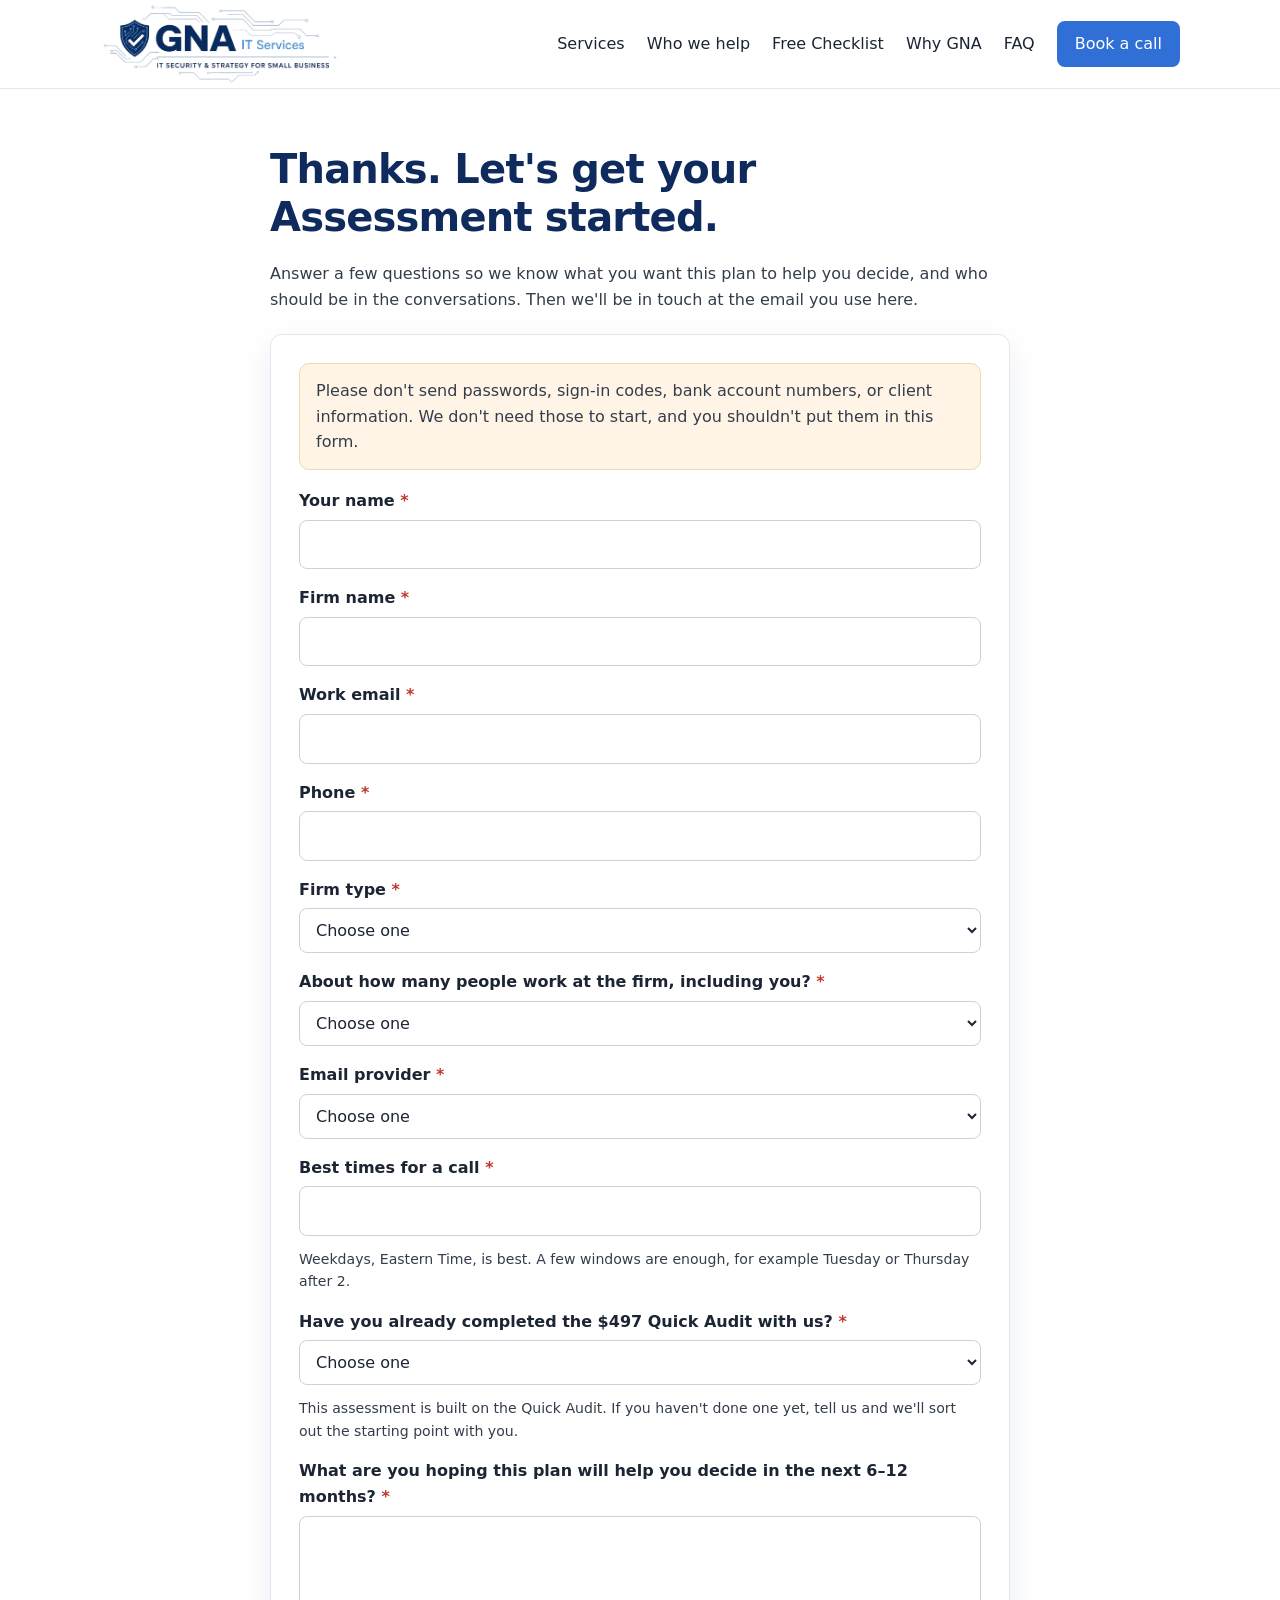
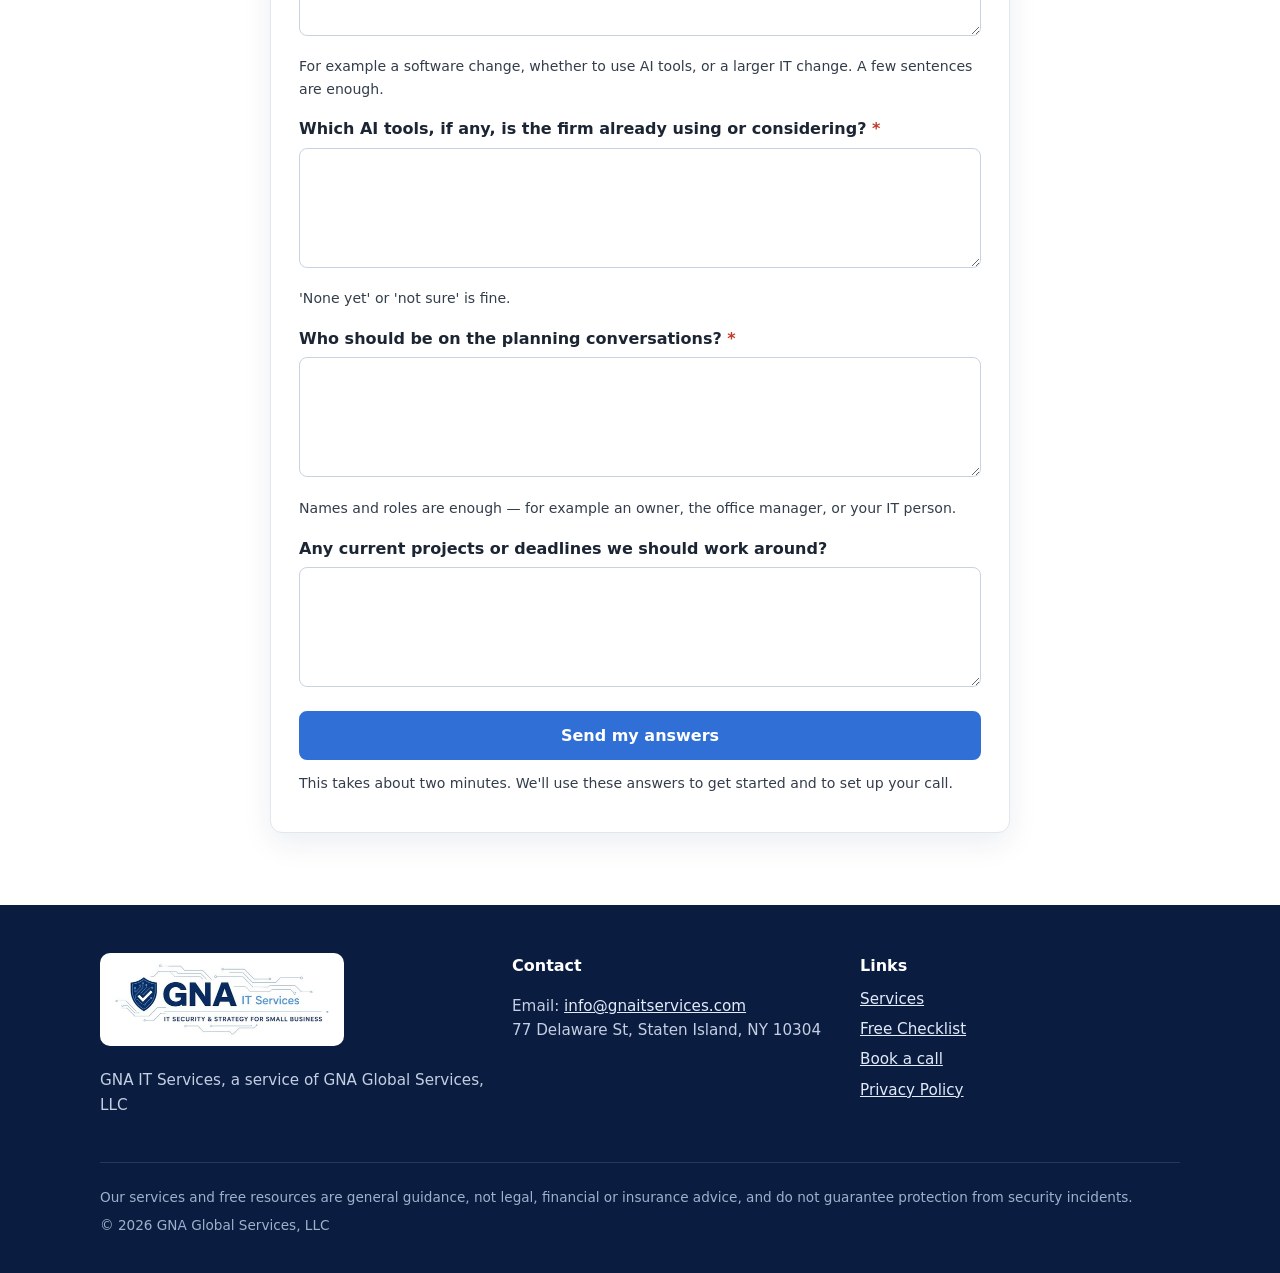
<file: intake/strategy.html>
<!doctype html>
<html lang="en">
<head>
<meta charset="utf-8">
<script>
(function(){if(new URLSearchParams(location.search).get("sent")==="1")document.documentElement.classList.add("intake-sent");})();
</script>

<meta name="viewport" content="width=device-width, initial-scale=1">
<title>Thanks. Let's get your Assessment started. | GNA IT Services</title>
<meta name="description" content="Answer a few questions so we know what you want this plan to help you decide, and who should be in the conversations. Then we'll be in touch at the email you use here.">
<meta name="robots" content="noindex">
<link rel="canonical" href="https://www.gnaitservices.com/intake/strategy">
<meta name="theme-color" content="#0f2a5c">
<link rel="icon" type="image/png" href="[data-uri]">
<link rel="apple-touch-icon" href="[data-uri]">
<link rel="stylesheet" href="/styles.css">
</head>
<body>
<a class="skip" href="#main">Skip to content</a>
<header class="site-header">
  <div class="wrap nav">
    <a class="brand" href="/" aria-label="GNA IT Services home"><img src="[data-uri]" width="240" height="84" alt="GNA IT Services - IT Security &amp; Strategy for Small Business"></a>
    <a class="btn btn-sm nav-cta-m" href="/#book-call">Book a call</a>
    <nav aria-label="Main">
      <a href="/#services">Services</a>
      <a href="/#who-we-help">Who we help</a>
      <a href="/#checklist">Free Checklist</a>
      <a href="/#why">Why GNA</a>
      <a href="/#faq">FAQ</a>
      <a class="btn btn-sm nav-cta" href="/#book-call">Book a call</a>
    </nav>
  </div>
</header>
<main id="main" class="doc">
<div class="wrap narrow">
<div class="intake-form">
<h1>Thanks. Let's get your Assessment started.</h1>
<p>Answer a few questions so we know what you want this plan to help you decide, and who should be in the conversations. Then we'll be in touch at the email you use here.</p>
<div class="formcard">
<p class="intake-warn">Please don't send passwords, sign-in codes, bank account numbers, or client information. We don't need those to start, and you shouldn't put them in this form.</p>
<form id="intake" action="https://formspree.io/f/mbgorowy" method="POST" novalidate>
<input type="hidden" name="offer" value="strategy">
<input type="hidden" name="_subject" value="Intake: $1,997 IT Strategy &amp; AI Readiness Assessment">
<div class="hp" aria-hidden="true"><label for="gotcha">Leave this empty</label><input type="text" id="gotcha" name="_gotcha" tabindex="-1" autocomplete="off"></div>
<div class="field">
<label for="f-name">Your name <span class="req">*</span></label>
<input type="text" id="f-name" name="Your name" autocomplete="name" required>
</div>
<div class="field">
<label for="f-firm">Firm name <span class="req">*</span></label>
<input type="text" id="f-firm" name="Firm name" autocomplete="organization" required>
</div>
<div class="field">
<label for="f-email">Work email <span class="req">*</span></label>
<input type="email" id="f-email" name="email" autocomplete="email" required>
</div>
<div class="field">
<label for="f-phone">Phone <span class="req">*</span></label>
<input type="tel" id="f-phone" name="Phone" autocomplete="tel" required>
</div>
<div class="field">
<label for="f-type">Firm type <span class="req">*</span></label>
<select id="f-type" name="Firm type" required>
<option value="">Choose one</option>
<option>CPA / tax</option>
<option>Accounting / bookkeeping</option>
<option>Law (including escrow)</option>
<option>Title / closing</option>
<option>Real estate / property management</option>
<option>Other</option>
</select>
</div>
<div class="field">
<label for="f-staff">About how many people work at the firm, including you? <span class="req">*</span></label>
<select id="f-staff" name="About how many people work at the firm, including you?" required>
<option value="">Choose one</option>
<option>1–4</option>
<option>5–10</option>
<option>11–25</option>
<option>26–50</option>
<option>51+</option>
</select>
</div>
<div class="field">
<label for="f-provider">Email provider <span class="req">*</span></label>
<select id="f-provider" name="Email provider" required>
<option value="">Choose one</option>
<option>Microsoft 365</option>
<option>Google Workspace</option>
<option>Other / not sure</option>
</select>
</div>
<div class="field">
<label for="f-times">Best times for a call <span class="req">*</span></label>
<input type="text" id="f-times" name="Best times for a call" required aria-describedby="f-times-help">
<p class="small" id="f-times-help">Weekdays, Eastern Time, is best. A few windows are enough, for example Tuesday or Thursday after 2.</p>
</div>
<div class="field">
<label for="q1">Have you already completed the $497 Quick Audit with us? <span class="req">*</span></label>
<select id="q1" name="Have you already completed the $497 Quick Audit with us?" required aria-describedby="q1-help" data-follow="q1-when">
<option value="">Choose one</option>
<option>Yes</option>
<option>No</option>
<option>Not sure</option>
</select>
<p class="small" id="q1-help">This assessment is built on the Quick Audit. If you haven't done one yet, tell us and we'll sort out the starting point with you.</p>
<div class="field follow" id="q1-when" hidden>
<label for="q1-when-input">About when?</label>
<input type="text" id="q1-when-input" name="About when?">
</div>
</div>
<div class="field">
<label for="q2">What are you hoping this plan will help you decide in the next 6–12 months? <span class="req">*</span></label>
<textarea id="q2" name="What are you hoping this plan will help you decide in the next 6–12 months?" required aria-describedby="q2-help"></textarea>
<p class="small" id="q2-help">For example a software change, whether to use AI tools, or a larger IT change. A few sentences are enough.</p>
</div>
<div class="field">
<label for="q3">Which AI tools, if any, is the firm already using or considering? <span class="req">*</span></label>
<textarea id="q3" name="Which AI tools, if any, is the firm already using or considering?" required aria-describedby="q3-help"></textarea>
<p class="small" id="q3-help">'None yet' or 'not sure' is fine.</p>
</div>
<div class="field">
<label for="q4">Who should be on the planning conversations? <span class="req">*</span></label>
<textarea id="q4" name="Who should be on the planning conversations?" required aria-describedby="q4-help"></textarea>
<p class="small" id="q4-help">Names and roles are enough — for example an owner, the office manager, or your IT person.</p>
</div>
<div class="field">
<label for="q5">Any current projects or deadlines we should work around?</label>
<textarea id="q5" name="Any current projects or deadlines we should work around?"></textarea>
</div>
<button class="btn" type="submit">Send my answers</button>
<p class="small">This takes about two minutes. We'll use these answers to get started and to set up your call.</p>
<p class="err" id="intake-err" role="alert"></p>
</form>
</div>
</div>
<div class="intake-success">
<h1>Thanks, we have your answers. Your strategy and AI readiness plan will be ready in 2 weeks. We'll email you at the address you gave to set up the planning conversations.</h1>
<p class="intake-warn">Please don't send passwords, sign-in codes, bank account numbers, or client information. We don't need those to start, and you shouldn't put them in this form.</p>
</div>
</div>
</main>
<footer class="site-footer">
  <div class="wrap">
    <div class="foot">
      <div>
        <span class="foot-logo"><img src="[data-uri]" width="220" height="77" alt="GNA IT Services" loading="lazy"></span>
        <p>GNA IT Services, a service of GNA Global Services, LLC</p>
      </div>
      <div>
        <h4>Contact</h4>
        <p>Email: <a href="mailto:info@gnaitservices.com">info@gnaitservices.com</a><br>77 Delaware St, Staten Island, NY 10304</p>
      </div>
      <div>
        <h4>Links</h4>
        <ul>
          <li><a href="/#services">Services</a></li>
          <li><a href="/#checklist">Free Checklist</a></li>
          <li><a href="/#book-call">Book a call</a></li>
          <li><a href="/privacy">Privacy Policy</a></li>
        </ul>
      </div>
    </div>
    <div class="legal">
      <p>Our services and free resources are general guidance, not legal, financial or insurance advice, and do not guarantee protection from security incidents.</p>
      <p>&copy; 2026 GNA Global Services, LLC</p>
    </div>
  </div>
</footer>

<script>
(function(){
  var sent = document.documentElement.classList.contains("intake-sent");
  if (sent) {
    var h = document.querySelector(".intake-success h1");
    if (h) { h.tabIndex = -1; h.focus(); }
    return;
  }
  var q = new URLSearchParams(location.search);
  function fill(id, keys) {
    var el = document.getElementById(id);
    if (!el || el.value) return;
    for (var i = 0; i < keys.length; i++) {
      var v = q.get(keys[i]);
      if (v) { el.value = v; return; }
    }
  }
  fill("f-name", ["name"]);
  fill("f-firm", ["firm", "firm_name"]);
  fill("f-email", ["email"]);
  document.querySelectorAll("select[data-follow]").forEach(function(sel){
    var wrap = document.getElementById(sel.getAttribute("data-follow"));
    if (!wrap) return;
    function sync(){
      var show = sel.value === "Yes";
      wrap.hidden = !show;
      if (!show) {
        var input = wrap.querySelector("input,textarea");
        if (input) input.value = "";
      }
    }
    sel.addEventListener("change", sync);
    sync();
  });
  var f = document.getElementById("intake");
  if (!f) return;
  f.addEventListener("submit", async function(e){
    e.preventDefault();
    var err = document.getElementById("intake-err");
    err.textContent = "";
    if (!f.reportValidity()) return;
    var b = f.querySelector("button[type=submit]");
    b.disabled = true;
    try {
      var r = await fetch(f.action, {method:"POST", body:new FormData(f), headers:{Accept:"application/json"}});
      var j = {}; try { j = await r.json(); } catch (_) {}
      if (!r.ok || j.ok === false) throw 0;
      window.location.href = window.location.pathname + "?sent=1";
    } catch (_) {
      err.textContent = "Something went wrong sending your request. Please try again, or email info@gnaitservices.com.";
      b.disabled = false;
    }
  });
})();
</script>

</body>
</html>
</file>
<file: styles.css>
:root{--navy:#0f2a5c;--navy-d:#0a1d40;--blue:#2f6fd6;--blue-d:#2358b0;--sky:#5b9be0;--ink:#1c2533;--muted:#5a6676;--bg:#fff;--alt:#f4f7fb;--line:#e1e7ef;--r:12px;--warn:#fff4e5}
*{box-sizing:border-box}
html{scroll-behavior:smooth;-webkit-text-size-adjust:100%}
body{margin:0;font-family:system-ui,-apple-system,"Segoe UI",Roboto,Helvetica,Arial,sans-serif;color:var(--ink);background:var(--bg);line-height:1.6;overflow-x:hidden}
img{max-width:100%;height:auto}
a{color:var(--blue)}
h1,h2,h3{line-height:1.2;margin:0 0 .5em;color:var(--navy)}
h1{font-size:clamp(1.9rem,4.6vw,3rem);letter-spacing:-.02em}
h2{font-size:clamp(1.5rem,3.4vw,2.1rem);letter-spacing:-.01em}
h3{font-size:1.15rem}
.wrap{max-width:1120px;margin:0 auto;padding:0 20px}
.narrow{max-width:780px}
.skip{position:absolute;left:-999px}.skip:focus{left:10px;top:10px;background:#fff;padding:8px;z-index:20}
[id]{scroll-margin-top:100px}
/* header */
.site-header{background:#fff;border-bottom:1px solid var(--line);position:sticky;top:0;z-index:10}
.nav{display:flex;align-items:center;justify-content:space-between;gap:16px;min-height:88px}
.brand img{display:block;width:240px;height:auto}
.nav nav{display:flex;align-items:center;gap:22px;flex-wrap:wrap}
.nav nav a{color:var(--ink);text-decoration:none;font-weight:500}
.nav nav a:hover{color:var(--blue)}
.nav nav a.btn{color:#fff}
.nav .nav-cta-m{display:none}
@media(max-width:860px){.nav{flex-wrap:wrap;padding:10px 20px 8px;min-height:0;row-gap:6px}.brand img{width:170px}.nav .nav-cta-m{display:inline-block;color:#fff}.nav nav .nav-cta{display:none}.nav nav{gap:4px 18px;width:100%}.nav nav a{font-size:.92rem}}
/* buttons */
.btn{display:inline-block;background:var(--blue);color:#fff;padding:13px 24px;border-radius:8px;font-weight:600;text-decoration:none;border:2px solid var(--blue);transition:background .15s,border-color .15s;text-align:center;font-size:1rem;cursor:pointer;font-family:inherit}
.btn:hover{background:var(--blue-d);border-color:var(--blue-d)}
.btn-sm{padding:8px 16px}
.btn-outline{background:#fff;color:var(--navy);border-color:var(--navy)}.btn-outline:hover{background:var(--navy);color:#fff;border-color:var(--navy)}
.btn-light{background:#fff;color:var(--navy);border-color:#fff}.btn-light:hover{background:#e9f0fb;border-color:#e9f0fb}
.btn-ghost{background:transparent;color:#fff;border-color:rgba(255,255,255,.7)}.btn-ghost:hover{background:rgba(255,255,255,.12);border-color:#fff}
.btn[disabled]{opacity:.6;cursor:wait}
/* hero */
.hero{padding:80px 0 64px;background:radial-gradient(1200px 400px at 85% -10%,#dfeafb 0,rgba(223,234,251,0) 70%),linear-gradient(180deg,#f3f7fd,#fff)}
.lead{font-size:1.18rem;color:var(--muted);max-width:720px}
.cta-row{display:flex;gap:14px 16px;align-items:center;flex-wrap:wrap;margin:28px 0 14px}
.text-link{font-weight:600;text-decoration:none}
.text-link:hover{text-decoration:underline}
.trust{display:flex;flex-wrap:wrap;gap:8px 22px;margin:26px 0 0;padding:0;list-style:none;color:var(--muted);font-size:.96rem}
.trust li{display:flex;align-items:center;gap:8px}
.trust li::before{content:"";width:8px;height:8px;border-radius:50%;background:var(--sky)}
/* sections */
.section{padding:76px 0}.alt{background:var(--alt)}
.intro{color:var(--muted);font-size:1.08rem;max-width:760px}
.grid3{display:grid;gap:20px;grid-template-columns:repeat(auto-fit,minmax(260px,1fr));margin-top:30px}
.card{background:#fff;border:1px solid var(--line);border-radius:var(--r);padding:26px}
.card h3{font-size:1.1rem}
.card p{margin:0;color:var(--muted)}
.scenario h3{font-style:italic}
.proof{margin-top:40px;background:var(--navy);color:#e8eefb;border-radius:var(--r);padding:30px}
.proof ul{list-style:none;margin:0;padding:0;display:grid;gap:20px;grid-template-columns:repeat(auto-fit,minmax(240px,1fr))}
.proof li{border-left:3px solid var(--sky);padding-left:14px}
.proof strong{color:#fff;font-size:1.15em}
.proof .source{font-size:.84rem;color:#b9c6e0;margin:22px 0 0}
.proof .source a{color:#cfe0ff}
.closing{font-size:1.1rem;margin:30px 0 14px;max-width:780px}
/* services */
.services{display:grid;gap:22px;grid-template-columns:repeat(auto-fit,minmax(300px,1fr));margin-top:32px}
.svc{background:#fff;border:1px solid var(--line);border-radius:var(--r);padding:28px;display:flex;flex-direction:column;gap:12px;position:relative}
.svc.featured{border:2px solid var(--blue);box-shadow:0 10px 30px rgba(15,42,92,.10)}
.badge{position:absolute;top:-13px;left:24px;background:var(--blue);color:#fff;font-size:.78rem;font-weight:700;padding:4px 12px;border-radius:999px;letter-spacing:.02em}
.svc h3{margin:0}
.price{font-weight:700;color:var(--blue);font-size:1.05rem}
.svc p{margin:0;color:var(--muted)}
.svc ul{margin:0;padding-left:20px;color:var(--muted)}
.svc .actions{margin-top:auto;display:flex;flex-direction:column;gap:10px;padding-top:6px}
.svc .fine{font-size:.88rem;color:var(--muted)}
/* checklist */
.optin{display:grid;gap:40px;grid-template-columns:1fr 1fr;align-items:start;margin-top:10px}
@media(max-width:860px){.optin{grid-template-columns:1fr}}
.checks{list-style:none;padding:0;margin:16px 0}
.checks li{padding-left:30px;position:relative;margin:10px 0}
.checks li::before{content:"\2713";position:absolute;left:0;top:0;color:var(--blue);font-weight:800}
.hook{background:#eaf2fd;border-radius:10px;padding:14px 16px;color:var(--navy)}
.thumb{margin-top:22px;max-width:300px;border-radius:8px;border:1px solid var(--line);box-shadow:0 8px 24px rgba(15,42,92,.12)}
.formcard{background:#fff;border:1px solid var(--line);border-radius:var(--r);padding:28px;box-shadow:0 10px 30px rgba(15,42,92,.08)}
.field{margin:0 0 16px}
.field label{display:block;font-weight:600;margin-bottom:6px}
.req{color:#c0392b}
input[type=text],input[type=email],input[type=tel],select,textarea{width:100%;padding:11px 12px;border:1px solid #c9d3e0;border-radius:8px;font:inherit;background:#fff;color:var(--ink)}
input:focus,select:focus,textarea:focus{outline:2px solid var(--sky);outline-offset:1px;border-color:var(--blue)}
.consent{display:flex;gap:10px;align-items:flex-start;margin:4px 0 18px;font-size:.95rem}
.consent input{margin-top:5px;width:18px;height:18px;flex:0 0 auto}
.small{font-size:.88rem;color:var(--muted);margin:12px 0 0}
.two{display:grid;gap:0 16px;grid-template-columns:1fr 1fr}
@media(max-width:600px){.two{grid-template-columns:1fr}}
.hp{position:absolute!important;left:-5000px!important;width:1px;height:1px;overflow:hidden}
.done{display:none;background:#e9f7ef;border:1px solid #b7e0c6;border-radius:10px;padding:20px;color:#14532d}
.err{color:#b42318;font-weight:600;min-height:0;margin:10px 0 0}
/* why */
.why{list-style:none;padding:0;margin:30px 0 0;display:grid;gap:18px;grid-template-columns:repeat(auto-fit,minmax(300px,1fr))}
.why li{background:#fff;border:1px solid var(--line);border-radius:var(--r);padding:22px;color:var(--muted)}
.why strong{display:block;color:var(--navy);font-size:1.05rem;margin-bottom:4px}
/* faq */
.faq details{border-bottom:1px solid var(--line);padding:16px 0}
.faq summary{font-weight:600;cursor:pointer;color:var(--navy);list-style:none;position:relative;padding-right:28px}
.faq summary::-webkit-details-marker{display:none}
.faq summary::after{content:"+";position:absolute;right:4px;top:-2px;font-size:1.4rem;color:var(--blue)}
.faq details[open] summary::after{content:"\2212"}
.faq p{margin:10px 0 0;color:var(--muted)}
/* final band */
.band{background:linear-gradient(135deg,var(--navy),#1b4d9b);color:#fff;text-align:center;padding:68px 0}
.band h2{color:#fff}
.band .cta-row{justify-content:center}
.band a.small-link{color:#dbe7ff;font-weight:600}
/* footer */
.site-footer{background:var(--navy-d);color:#c4cfe3;padding:48px 0 30px;font-size:.95rem}
.site-footer a{color:#e3ebfa}
.foot{display:grid;gap:28px;grid-template-columns:1.2fr 1fr 1fr}
@media(max-width:800px){.foot{grid-template-columns:1fr}}
.foot-logo{background:#fff;border-radius:10px;padding:8px 12px;display:inline-block}
.foot-logo img{display:block;width:220px}
.foot ul{list-style:none;margin:0;padding:0}.foot li{margin:6px 0}
.foot h4{color:#fff;margin:0 0 8px;font-size:1rem}
.legal{border-top:1px solid rgba(255,255,255,.12);margin-top:30px;padding-top:18px;font-size:.85rem;color:#9fb0cc}
.legal p{margin:6px 0}
/* privacy */
.doc{padding:56px 0 72px}
.doc h1{font-size:clamp(1.8rem,4vw,2.5rem)}
.doc h2{font-size:1.35rem;margin-top:34px}
.doc p,.doc li{color:#333d4b}
.doc .meta{color:var(--muted)}
/* upsell path */
.path-note{font-weight:700;color:var(--navy);margin:28px 0 0}
.services.path{grid-template-columns:repeat(auto-fit,minmax(240px,1fr));margin-top:26px}
.badge-soft{background:#e9f0fb;color:var(--navy)}
.more-h{margin:48px 0 0;font-size:1.25rem}
.next-steps{padding:8px 0 72px}
.next-steps h2{margin-top:0}
.next-steps .services.path{grid-template-columns:repeat(auto-fit,minmax(280px,1fr))}
.path-foot{color:var(--muted);margin:18px 0 0}
.doc .next-steps .wrap{max-width:1120px}
/* uniform cards: equal height, buttons aligned */
.services{align-items:stretch}
.svc .actions{justify-content:flex-start;min-height:104px}
.svc .badge-soft{position:static;align-self:flex-start;margin:-6px 0 0;white-space:normal}
.step-kicker{margin:6px 0 0;font-size:.78rem;font-weight:700;letter-spacing:.04em;text-transform:uppercase;color:var(--blue)}
.path-slim{margin:22px 0 0;font-size:1.05rem;color:var(--navy)}
.audience{margin:14px 0 0;max-width:720px;color:var(--navy);font-weight:600}
.who{margin-top:56px}
.who-grid{display:grid;gap:16px;grid-template-columns:repeat(auto-fit,minmax(220px,1fr));margin-top:22px}
.who-grid h3{margin-bottom:6px}
.partner{margin:22px 0 0;color:var(--muted)}
.familiar{list-style:none;padding:0;margin:8px 0 0}
.familiar li{position:relative;padding-left:28px;margin:12px 0}
.familiar li::before{content:"";position:absolute;left:0;top:.55em;width:8px;height:8px;border-radius:50%;background:var(--sky)}
.inc-grid,.ben-grid{display:grid;gap:16px;grid-template-columns:repeat(auto-fit,minmax(240px,1fr));margin-top:26px;align-items:start}
.inc,.ben{background:#fff;border:1px solid var(--line);border-radius:var(--r);padding:22px}
.inc h3,.ben h3{margin-bottom:6px}
.inc p,.ben p{margin:0;color:var(--muted)}
.inc p + p{margin-top:10px}
.inc ul{margin:10px 0 0;padding-left:1.15em;color:var(--muted)}
.inc li{margin:0}
.inc.featured{border:2px solid var(--blue);box-shadow:0 8px 24px rgba(15,42,92,.08)}
.steps{list-style:none;padding:0;margin:28px 0 0;display:grid;gap:16px;counter-reset:s;grid-template-columns:repeat(auto-fit,minmax(220px,1fr))}
.steps li{counter-increment:s;background:#fff;border:1px solid var(--line);border-radius:var(--r);padding:22px}
.steps li::before{content:counter(s);display:inline-grid;place-items:center;width:32px;height:32px;border-radius:50%;background:var(--blue);color:#fff;font-weight:700;margin-bottom:10px}
.steps h3{margin:0 0 6px}
.steps p{margin:0;color:var(--muted)}
.band p{color:#e8eefb;margin:8px auto 0;max-width:640px}
.sr-next{padding-top:8px}

/* bank change checklist */
.bcc-checks{list-style:none;padding:0;margin:8px 0 0;counter-reset:bcc}
.bcc-checks li{counter-increment:bcc;position:relative;margin:0 0 12px;padding:16px 18px 16px 64px;background:#fff;border:1px solid var(--line);border-radius:var(--r);color:var(--ink)}
.bcc-checks li::before{content:counter(bcc);position:absolute;left:16px;top:16px;width:32px;height:32px;border-radius:50%;background:var(--blue);color:#fff;font-weight:700;display:grid;place-items:center}
.bcc-checks strong{color:var(--navy)}
.bcc-mail{font-family:ui-monospace,"Cascadia Mono","Segoe UI Mono",Menlo,Consolas,monospace;font-size:.95em}
.bcc-stop{margin:22px 0 0;padding:16px 18px;background:var(--warn);border:1px solid #f0d7b0;border-radius:var(--r);font-weight:700;color:var(--navy);font-size:1.12rem}
.bcc-note{margin:28px 0 0;color:var(--muted);font-size:.95rem}
.section.alt .bcc-note{margin-bottom:0}
@media(max-width:600px){
  .bcc-checks li{padding:14px 14px 14px 56px}
  .hero .narrow .cta-row,.section .narrow .cta-row{align-items:stretch}
  .hero .narrow .cta-row .btn,.section .narrow .cta-row .btn{width:100%}
}
/* post-payment intake */
.intake-warn{background:var(--warn);border:1px solid #f0d7b0;border-radius:10px;padding:14px 16px;margin:0 0 18px;color:var(--ink)}
.intake-form .formcard{margin-top:22px}
.intake-success{display:none}
html.intake-sent .intake-form{display:none}
html.intake-sent .intake-success{display:block}
.intake-success h1{font-size:clamp(1.35rem,3vw,1.85rem)}
.intake-form .follow{margin:12px 0 0}
.intake-form .formcard textarea{min-height:7.5rem;resize:vertical}
.intake-form .formcard .btn{width:100%}
</file>
